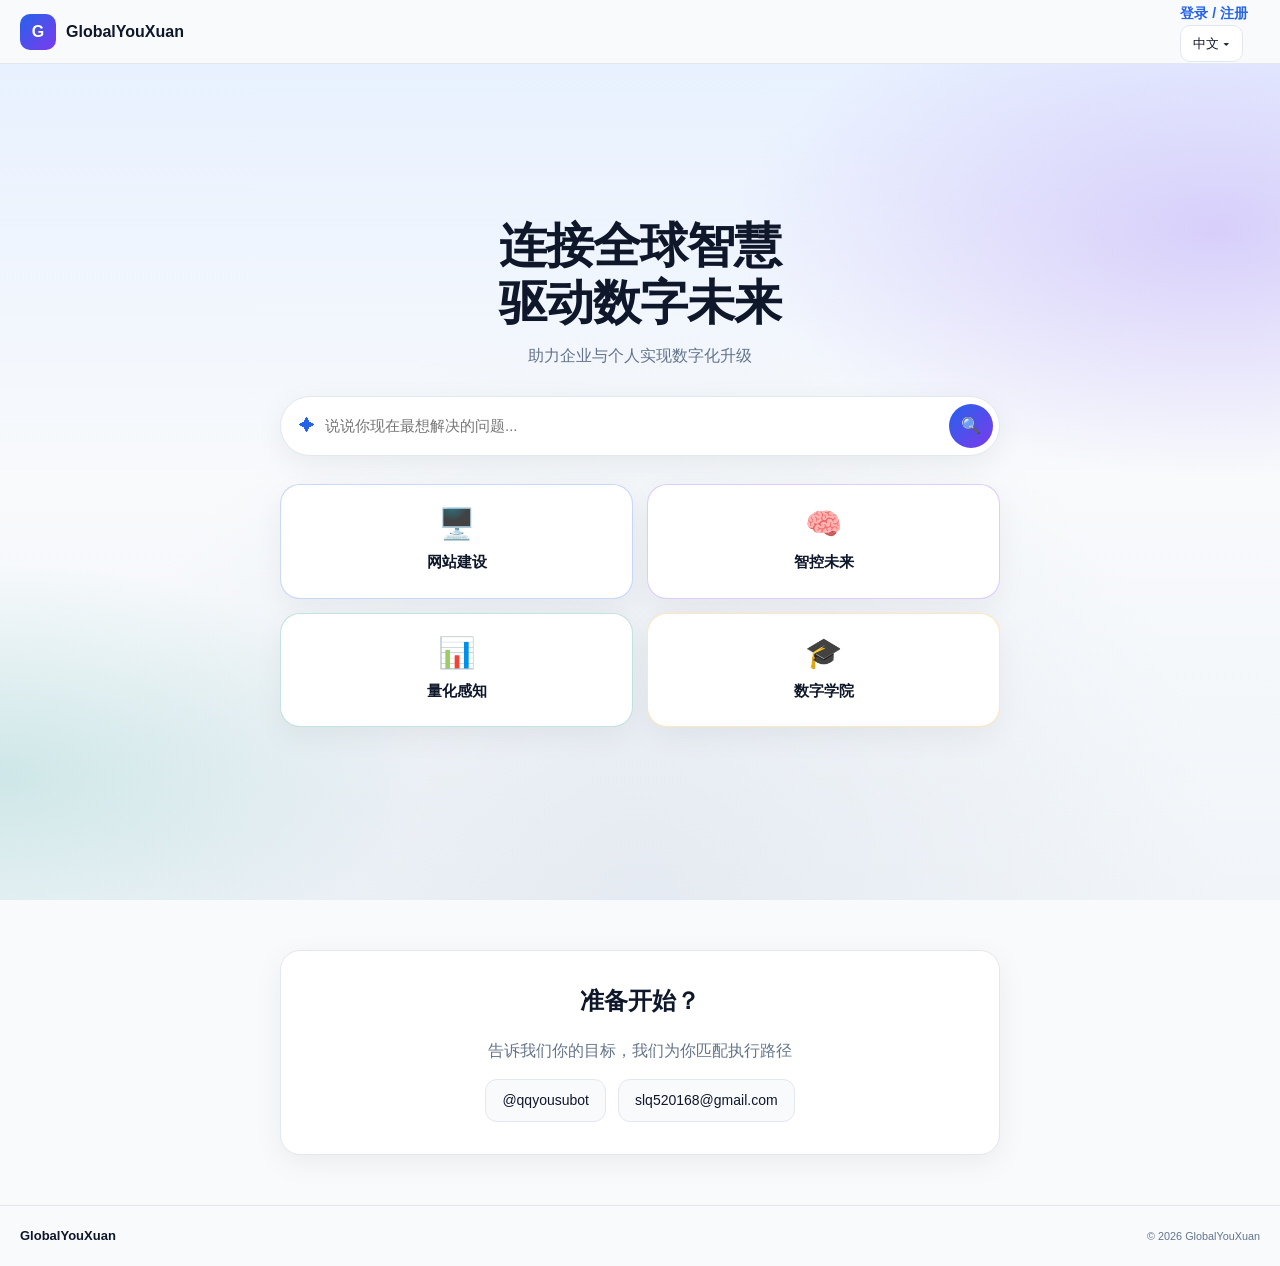
<file: index.html>
<!doctype html>
<html lang="zh-CN">
<head>
<meta charset="utf-8">
<meta name="viewport" content="width=device-width,initial-scale=1,viewport-fit=cover">
<meta name="theme-color" content="#f8fafc">
<title>GlobalYouXuan｜全球优选数字化平台</title>
<meta name="description" content="GlobalYouXuan 全球数字化解决方案平台">
<link rel="stylesheet" href="style.css">
<style>
.hero-content{width:min(100%,720px)}
#heroResult{margin-top:18px;text-align:left}
.qa-card{
  background:rgba(255,255,255,.92);
  border:1px solid var(--line);
  border-radius:18px;
  padding:18px 16px;
  box-shadow:0 10px 30px rgba(15,23,42,.06);
  animation:fadeUp .25s ease;
}
@media (prefers-color-scheme: dark){
  .qa-card{background:rgba(17,24,39,.92)}
}
@keyframes fadeUp{
  from{opacity:0;transform:translateY(8px)}
  to{opacity:1;transform:translateY(0)}
}
.qa-card h3{margin:0 0 14px;font-size:17px;line-height:1.4}
.qa-btn{
  width:100%;
  text-align:left;
  margin:0 0 10px;
  padding:14px 14px;
  border:1px solid var(--line);
  border-radius:14px;
  background:var(--bg);
  color:var(--text);
  cursor:pointer;
  font-size:15px;
  font-weight:600;
}
.qa-btn:active{transform:scale(.99)}
.qa-actions{display:flex;gap:8px;margin-top:8px}
.qa-mini{
  border:1px solid var(--line);
  background:transparent;
  color:var(--muted);
  border-radius:10px;
  padding:10px 12px;
  font-size:13px;
  cursor:pointer;
}
.plan-item{
  display:flex;justify-content:space-between;align-items:center;gap:10px;
  padding:12px 0;border-bottom:1px solid var(--line);
}
.plan-item a{
  padding:8px 12px;border-radius:10px;
  background:linear-gradient(135deg,var(--blue),var(--purple));
  color:#fff;font-size:12px;font-weight:700;text-decoration:none;
}
</style>
</head>
<body>
<header class="topbar">
  <a class="brand" href="#home">
    <span class="brand-mark">G</span>
    <span class="brand-name">GlobalYouXuan</span>
  </a>
  <div class="top-actions">
    <!-- 登录入口 -->
    <a href="login.html" class="login-link" style="margin-right:12px;font-size:14px;font-weight:600;color:var(--blue);text-decoration:none;">登录 / 注册</a>
    <div class="lang-select">
      <button id="langBtn" class="lang-btn">中文 ▾</button>
      <div class="lang-menu" id="langMenu">
        <button data-lang="zh">中文</button>
        <button data-lang="en">English</button>
        <button data-lang="km">ខ្មែរ</button>
      </div>
    </div>
  </div>
</header>

<main>
  <section class="hero" id="home">
    <div class="hero-bg"></div>
    <div class="hero-content">
      <h1 data-i18n="heroTitle">连接全球智慧<br>驱动数字未来</h1>
      <p data-i18n="heroSub">助力企业与个人实现数字化升级</p>

      <form class="search-box" id="mainSearch">
        <span class="search-icon">✦</span>
        <input id="mainSearchInput" data-i18n-placeholder="searchPlaceholder" placeholder="说说你现在最想解决的问题...">
        <button type="submit" aria-label="搜索">🔍</button>
      </form>

      <div id="heroResult"></div>

      <div class="entry-grid" id="entryGrid">
        <a class="entry-card c1" href="web.html"><div class="entry-icon">🖥️</div><h3 data-i18n="card1">网站建设</h3></a>
        <a class="entry-card c2" href="automation.html"><div class="entry-icon">🧠</div><h3 data-i18n="card2">智控未来</h3></a>
        <a class="entry-card c3" href="ai.html"><div class="entry-icon">📊</div><h3 data-i18n="card3">量化感知</h3></a>
        <a class="entry-card c4" href="digital.html"><div class="entry-icon">🎓</div><h3 data-i18n="card4">数字学院</h3></a>
      </div>
    </div>
  </section>

  <section class="contact-section" id="contact">
    <div class="section-inner contact-inner">
      <div>
        <h2 data-i18n="contactTitle">准备开始？</h2>
        <p data-i18n="contactSub">告诉我们你的目标，我们为你匹配执行路径</p>
        <div class="contact-ways">
          <a href="tg://resolve?domain=qqyousubot">@qqyousubot</a>
          <a href="mailto:slq520168@gmail.com">slq520168@gmail.com</a>
        </div>
      </div>
    </div>
  </section>
</main>

<footer>
  <div><b>GlobalYouXuan</b></div>
  <small>© 2026 GlobalYouXuan</small>
</footer>

<script src="app.js"></script>
</body>
</html>
</file>
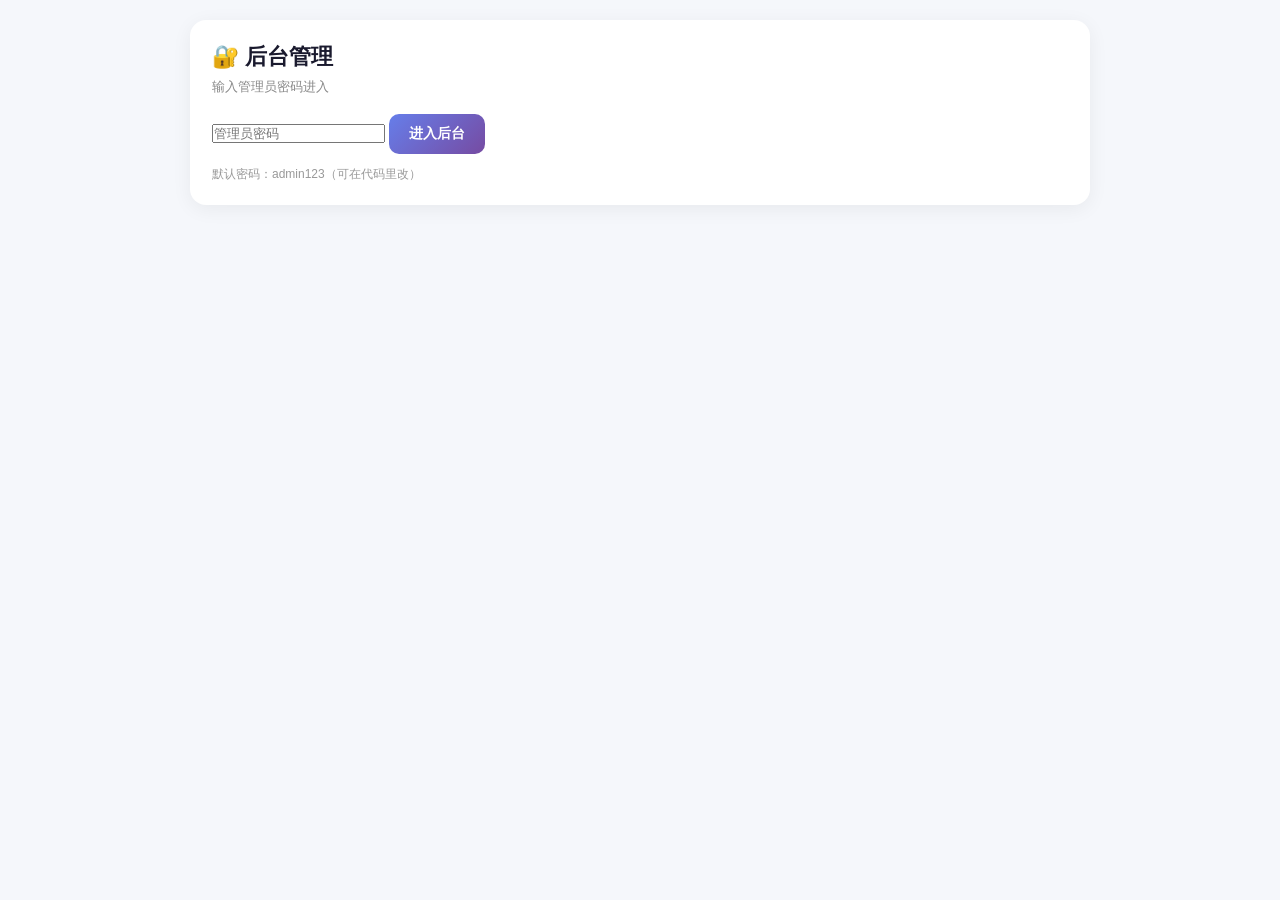
<file: admin.html>
<!DOCTYPE html>
<html lang="zh-CN">
<head>
<meta charset="UTF-8">
<meta name="viewport" content="width=device-width, initial-scale=1.0, viewport-fit=cover">
<title>后台管理 - GlobalYouXuan</title>
<style>
*{margin:0;padding:0;box-sizing:border-box}
body{font-family:-apple-system,"PingFang SC","Microsoft YaHei",sans-serif;background:#f5f7fb;padding:20px;color:#1a1a2e}
.container{max-width:900px;margin:0 auto}
.card{background:#fff;border-radius:16px;padding:22px;box-shadow:0 4px 20px rgba(0,0,0,.06);margin-bottom:18px}
h1{font-size:22px;margin-bottom:6px}
.sub{color:#888;font-size:13px;margin-bottom:18px}
.login-box input{width:100%;padding:12px 14px;border:2px solid #e8ecf1;border-radius:10px;margin-bottom:12px;font-size:15px}
.btn{padding:11px 20px;background:linear-gradient(135deg,#667eea,#764ba2);color:#fff;border:none;border-radius:10px;font-weight:600;cursor:pointer;font-size:14px}
.btn-sm{padding:7px 14px;font-size:13px}
.order-row{border:1px solid #eee;border-radius:12px;padding:14px;margin-bottom:10px}
.order-row .top{display:flex;justify-content:space-between;align-items:center;flex-wrap:wrap;gap:8px;margin-bottom:8px}
.order-row .meta{font-size:13px;color:#666;line-height:1.5}
.status{padding:3px 10px;border-radius:20px;font-size:12px;font-weight:600}
.status.pending{background:#fff3e0;color:#e65100}
.status.paid{background:#e8f5e9;color:#2e7d32}
.status.delivered{background:#e3f2fd;color:#1565c0}
input.inline{padding:8px 10px;border:1px solid #ddd;border-radius:8px;font-size:13px;width:100%;margin:4px 0}
.actions{display:flex;gap:8px;flex-wrap:wrap;margin-top:8px}
.hide{display:none}
</style>
</head>
<body>
<div class="container">
  <!-- 管理员登录 -->
  <div class="card" id="adminLogin">
    <h1>🔐 后台管理</h1>
    <p class="sub">输入管理员密码进入</p>
    <input type="password" id="adminPwd" placeholder="管理员密码">
    <button class="btn" onclick="checkAdmin()">进入后台</button>
    <p style="font-size:12px;color:#999;margin-top:12px">默认密码：admin123（可在代码里改）</p>
  </div>

  <!-- 后台内容 -->
  <div id="adminPanel" class="hide">
    <div class="card">
      <h1>📋 全部订单</h1>
      <p class="sub">实时从 Supabase 读取</p>
      <button class="btn btn-sm" onclick="loadAllOrders()">🔄 刷新</button>
      <button class="btn btn-sm" style="background:#888;margin-left:8px" onclick="logoutAdmin()">退出</button>
    </div>
    <div id="orderList"></div>
  </div>
</div>

<script>
const SUPABASE_URL = 'https://afzcohtnljnmucrkgcaz.supabase.co';
const SUPABASE_KEY = 'sb_publishable_EqF-kTNRsSZWhUE8LWB8DQ_UNkTjImv';
const ADMIN_PASSWORD = 'admin123';  // 自己改成复杂密码

function checkAdmin() {
  const pwd = document.getElementById('adminPwd').value;
  if (pwd === ADMIN_PASSWORD) {
    localStorage.setItem('gyx_admin', '1');
    document.getElementById('adminLogin').classList.add('hide');
    document.getElementById('adminPanel').classList.remove('hide');
    loadAllOrders();
  } else {
    alert('密码错误');
  }
}

function logoutAdmin() {
  localStorage.removeItem('gyx_admin');
  location.reload();
}

// 页面加载时检查是否已登录管理员
if (localStorage.getItem('gyx_admin') === '1') {
  document.getElementById('adminLogin').classList.add('hide');
  document.getElementById('adminPanel').classList.remove('hide');
  loadAllOrders();
}

async function loadAllOrders() {
  const list = document.getElementById('orderList');
  list.innerHTML = '<div class="card">加载中...</div>';

  try {
    // 注意：anon key 默认只能看自己的订单。
    // 如果这里读不到全部订单，需要你在 Supabase 再加一条 policy 或用 service_role key。
    const res = await fetch(SUPABASE_URL + '/rest/v1/orders?order=created_at.desc', {
      headers: {
        'apikey': SUPABASE_KEY,
        'Authorization': 'Bearer ' + SUPABASE_KEY
      }
    });
    const orders = await res.json();

    if (!orders || orders.length === 0) {
      list.innerHTML = '<div class="card">暂无订单</div>';
      return;
    }

    let html = '';
    orders.forEach(o => {
      html += `
      <div class="card order-row">
        <div class="top">
          <div>
            <b>${o.plan_name || '方案'}</b>
            <span style="margin-left:8px;color:#667eea;font-weight:700">${o.plan_price || ''}</span>
          </div>
          <span class="status ${o.status}">${o.status}</span>
        </div>
        <div class="meta">
          订单号：${o.order_no || o.id}<br>
          联系方式：${o.contact || '-'}<br>
          时间：${o.created_at ? new Date(o.created_at).toLocaleString() : '-'}
        </div>
        <div class="actions">
          <input class="inline" id="url_${o.id}" placeholder="填写交付链接" value="${o.download_url || ''}">
          <button class="btn btn-sm" onclick="updateOrder('${o.id}','paid')">标记已支付</button>
          <button class="btn btn-sm" onclick="updateOrder('${o.id}','delivered')">标记已交付</button>
          <button class="btn btn-sm" style="background:#2e7d32" onclick="saveDownload('${o.id}')">保存链接</button>
        </div>
      </div>`;
    });
    list.innerHTML = html;
  } catch (e) {
    list.innerHTML = '<div class="card">加载失败：' + e.message + '</div>';
  }
}

async function updateOrder(id, status) {
  try {
    const res = await fetch(SUPABASE_URL + '/rest/v1/orders?id=eq.' + id, {
      method: 'PATCH',
      headers: {
        'apikey': SUPABASE_KEY,
        'Authorization': 'Bearer ' + SUPABASE_KEY,
        'Content-Type': 'application/json',
        'Prefer': 'return=minimal'
      },
      body: JSON.stringify({ status })
    });
    if (res.ok) {
      alert('状态已更新');
      loadAllOrders();
    } else {
      alert('更新失败，可能需要 service_role 权限');
    }
  } catch (e) {
    alert('错误：' + e.message);
  }
}

async function saveDownload(id) {
  const url = document.getElementById('url_' + id).value.trim();
  if (!url) return alert('请填写链接');
  try {
    const res = await fetch(SUPABASE_URL + '/rest/v1/orders?id=eq.' + id, {
      method: 'PATCH',
      headers: {
        'apikey': SUPABASE_KEY,
        'Authorization': 'Bearer ' + SUPABASE_KEY,
        'Content-Type': 'application/json',
        'Prefer': 'return=minimal'
      },
      body: JSON.stringify({ download_url: url, status: 'delivered' })
    });
    if (res.ok) {
      alert('交付链接已保存');
      loadAllOrders();
    } else {
      alert('保存失败');
    }
  } catch (e) {
    alert('错误：' + e.message);
  }
}
</script>
</body>
</html>
</file>
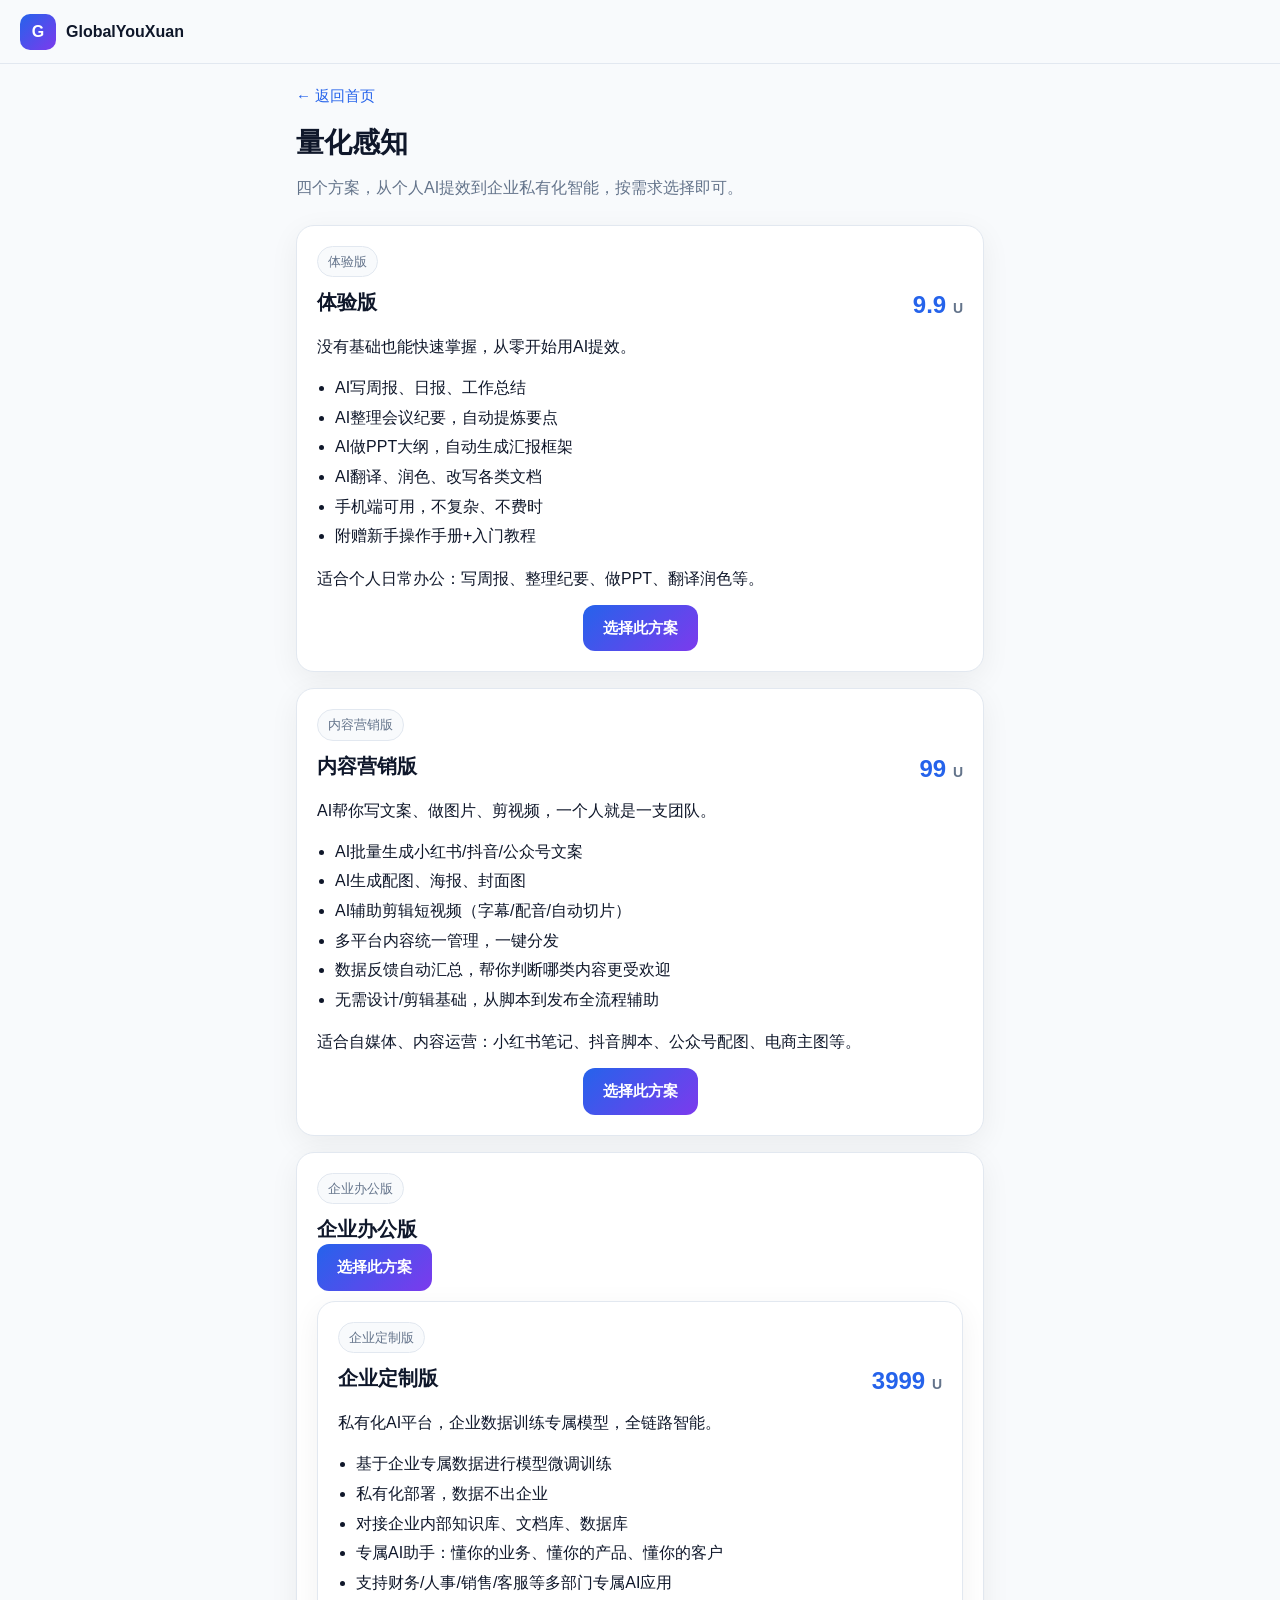
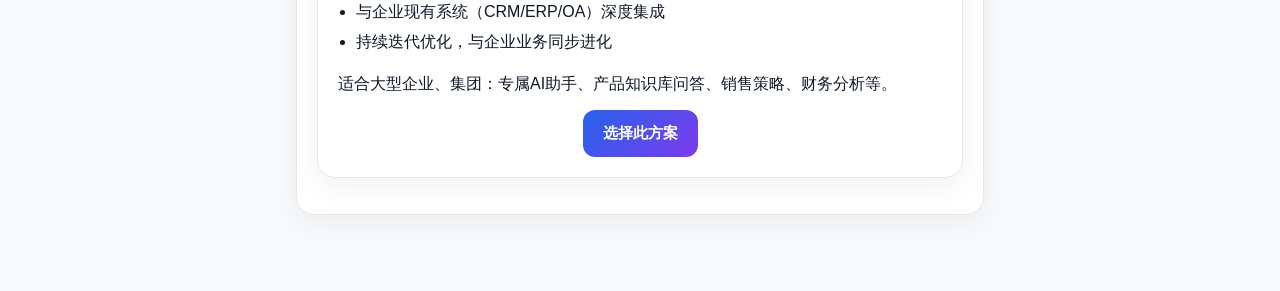
<file: ai.html>
<!doctype html>
<html lang="zh-CN">
<head>
<meta charset="utf-8">
<meta name="viewport" content="width=device-width,initial-scale=1,viewport-fit=cover">
<title>量化感知 - GlobalYouXuan</title>
<link rel="stylesheet" href="style.css">
<style>
.page{max-width:720px;margin:0 auto;padding:20px 16px 60px}
.back{display:inline-block;margin-bottom:14px;color:var(--blue);font-size:15px}
h1{font-size:28px;margin:0 0 10px}
.lead{color:var(--muted);font-size:16px;margin:0 0 24px;line-height:1.7}
.tier{background:var(--card);border:1px solid var(--line);border-radius:18px;padding:20px;margin-bottom:16px;box-shadow:var(--shadow)}
.tier-top{display:flex;justify-content:space-between;align-items:flex-start;gap:12px;margin-bottom:10px}
.tier h2{margin:0;font-size:20px}
.price{font-size:24px;font-weight:800;color:var(--blue);white-space:nowrap}
.price small{font-size:14px;font-weight:600;color:var(--muted)}
.tag{display:inline-block;font-size:13px;padding:5px 10px;border-radius:999px;background:var(--bg);border:1px solid var(--line);color:var(--muted);margin-bottom:10px}
.tier p{margin:0 0 12px;font-size:16px;line-height:1.75}
.tier ul{margin:0 0 14px;padding-left:18px;font-size:16px;line-height:1.85;color:var(--text)}
.btn-wrap{text-align:center}
.btn{display:inline-block;padding:12px 20px;border-radius:12px;font-size:15px;font-weight:700;background:linear-gradient(135deg,var(--blue),var(--purple));color:#fff;text-decoration:none}
</style>
</head>
<body>
<header class="topbar">
  <a class="brand" href="index.html"><span class="brand-mark">G</span><span class="brand-name">GlobalYouXuan</span></a>
</header>
<div class="page">
  <a class="back" href="index.html">← 返回首页</a>
  <h1>量化感知</h1>
  <p class="lead">四个方案，从个人AI提效到企业私有化智能，按需求选择即可。</p>

  <div class="tier">
    <div class="tag">体验版</div>
    <div class="tier-top">
      <h2>体验版</h2>
      <div class="price">9.9 <small>U</small></div>
    </div>
    <p>没有基础也能快速掌握，从零开始用AI提效。</p>
    <ul>
      <li>AI写周报、日报、工作总结</li>
      <li>AI整理会议纪要，自动提炼要点</li>
      <li>AI做PPT大纲，自动生成汇报框架</li>
      <li>AI翻译、润色、改写各类文档</li>
      <li>手机端可用，不复杂、不费时</li>
      <li>附赠新手操作手册+入门教程</li>
    </ul>
    <p>适合个人日常办公：写周报、整理纪要、做PPT、翻译润色等。</p>
    <div class="btn-wrap"><a class="btn" href="order.html?name=体验版&price=9.9U">选择此方案</a></div>
  </div>

  <div class="tier">
    <div class="tag">内容营销版</div>
    <div class="tier-top">
      <h2>内容营销版</h2>
      <div class="price">99 <small>U</small></div>
    </div>
    <p>AI帮你写文案、做图片、剪视频，一个人就是一支团队。</p>
    <ul>
      <li>AI批量生成小红书/抖音/公众号文案</li>
      <li>AI生成配图、海报、封面图</li>
      <li>AI辅助剪辑短视频（字幕/配音/自动切片）</li>
      <li>多平台内容统一管理，一键分发</li>
      <li>数据反馈自动汇总，帮你判断哪类内容更受欢迎</li>
      <li>无需设计/剪辑基础，从脚本到发布全流程辅助</li>
    </ul>
    <p>适合自媒体、内容运营：小红书笔记、抖音脚本、公众号配图、电商主图等。</p>
    <div class="btn-wrap"><a class="btn" href="order.html?name=内容营销版&price=99U">选择此方案</a></div>
  </div>

  <div class="tier">
    <div class="tag">企业办公版</div>
    <div class="tier-top">
      <h2>企业办公版    <div class="btn-wrap"><a class="btn" href="order.html?name=企业办公版&price=999U">选择此方案</a></div>
  </div>

  <div class="tier">
    <div class="tag">企业定制版</div>
    <div class="tier-top">
      <h2>企业定制版</h2>
      <div class="price">3999 <small>U</small></div>
    </div>
    <p>私有化AI平台，企业数据训练专属模型，全链路智能。</p>
    <ul>
      <li>基于企业专属数据进行模型微调训练</li>
      <li>私有化部署，数据不出企业</li>
      <li>对接企业内部知识库、文档库、数据库</li>
      <li>专属AI助手：懂你的业务、懂你的产品、懂你的客户</li>
      <li>支持财务/人事/销售/客服等多部门专属AI应用</li>
      <li>与企业现有系统（CRM/ERP/OA）深度集成</li>
      <li>持续迭代优化，与企业业务同步进化</li>
    </ul>
    <p>适合大型企业、集团：专属AI助手、产品知识库问答、销售策略、财务分析等。</p>
    <div class="btn-wrap"><a class="btn" href="order.html?name=企业定制版&price=3999U">选择此方案</a></div>
  </div>
</div>
</body>
</html>
</file>
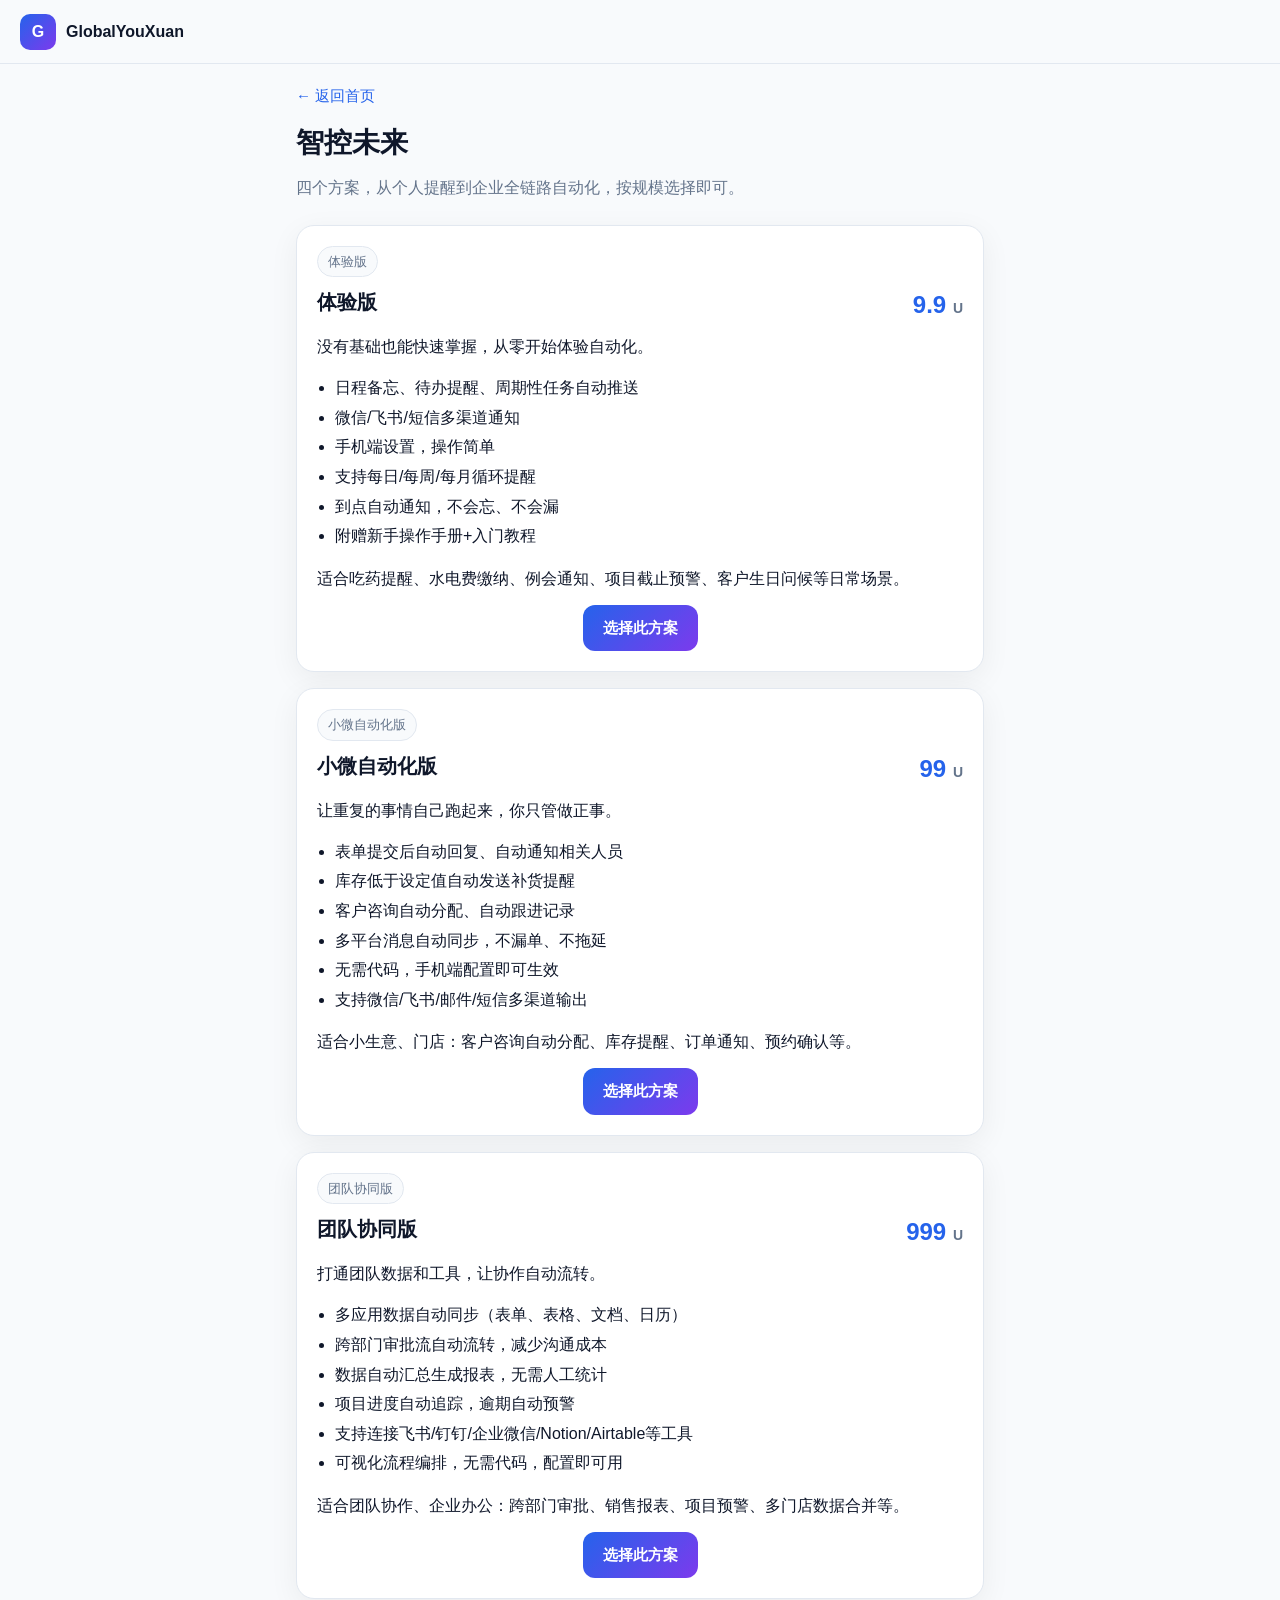
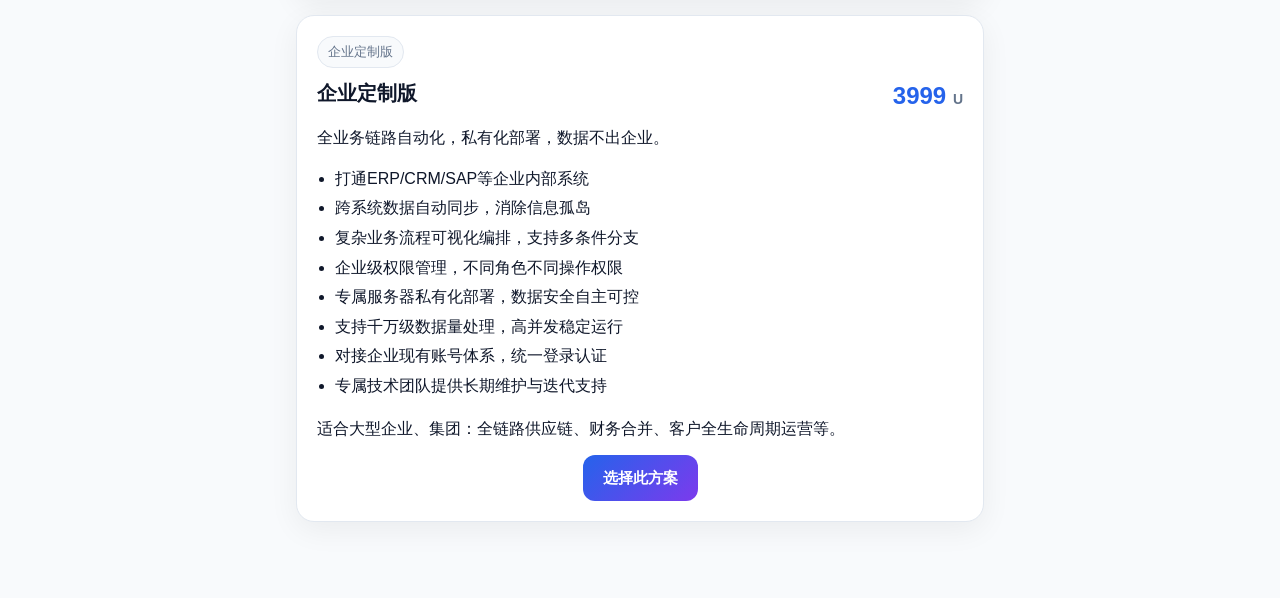
<file: automation.html>
<!doctype html>
<html lang="zh-CN">
<head>
<meta charset="utf-8">
<meta name="viewport" content="width=device-width,initial-scale=1,viewport-fit=cover">
<title>智控未来 - GlobalYouXuan</title>
<link rel="stylesheet" href="style.css">
<style>
.page{max-width:720px;margin:0 auto;padding:20px 16px 60px}
.back{display:inline-block;margin-bottom:14px;color:var(--blue);font-size:15px}
h1{font-size:28px;margin:0 0 10px}
.lead{color:var(--muted);font-size:16px;margin:0 0 24px;line-height:1.7}
.tier{background:var(--card);border:1px solid var(--line);border-radius:18px;padding:20px;margin-bottom:16px;box-shadow:var(--shadow)}
.tier-top{display:flex;justify-content:space-between;align-items:flex-start;gap:12px;margin-bottom:10px}
.tier h2{margin:0;font-size:20px}
.price{font-size:24px;font-weight:800;color:var(--blue);white-space:nowrap}
.price small{font-size:14px;font-weight:600;color:var(--muted)}
.tag{display:inline-block;font-size:13px;padding:5px 10px;border-radius:999px;background:var(--bg);border:1px solid var(--line);color:var(--muted);margin-bottom:10px}
.tier p{margin:0 0 12px;font-size:16px;line-height:1.75}
.tier ul{margin:0 0 14px;padding-left:18px;font-size:16px;line-height:1.85;color:var(--text)}
.btn-wrap{text-align:center}
.btn{display:inline-block;padding:12px 20px;border-radius:12px;font-size:15px;font-weight:700;background:linear-gradient(135deg,var(--blue),var(--purple));color:#fff;text-decoration:none}
</style>
</head>
<body>
<header class="topbar">
  <a class="brand" href="index.html"><span class="brand-mark">G</span><span class="brand-name">GlobalYouXuan</span></a>
</header>
<div class="page">
  <a class="back" href="index.html">← 返回首页</a>
  <h1>智控未来</h1>
  <p class="lead">四个方案，从个人提醒到企业全链路自动化，按规模选择即可。</p>

  <div class="tier">
    <div class="tag">体验版</div>
    <div class="tier-top">
      <h2>体验版</h2>
      <div class="price">9.9 <small>U</small></div>
    </div>
    <p>没有基础也能快速掌握，从零开始体验自动化。</p>
    <ul>
      <li>日程备忘、待办提醒、周期性任务自动推送</li>
      <li>微信/飞书/短信多渠道通知</li>
      <li>手机端设置，操作简单</li>
      <li>支持每日/每周/每月循环提醒</li>
      <li>到点自动通知，不会忘、不会漏</li>
      <li>附赠新手操作手册+入门教程</li>
    </ul>
    <p>适合吃药提醒、水电费缴纳、例会通知、项目截止预警、客户生日问候等日常场景。</p>
    <div class="btn-wrap"><a class="btn" href="order.html?name=体验版&price=9.9U">选择此方案</a></div>
  </div>

  <div class="tier">
    <div class="tag">小微自动化版</div>
    <div class="tier-top">
      <h2>小微自动化版</h2>
      <div class="price">99 <small>U</small></div>
    </div>
    <p>让重复的事情自己跑起来，你只管做正事。</p>
    <ul>
      <li>表单提交后自动回复、自动通知相关人员</li>
      <li>库存低于设定值自动发送补货提醒</li>
      <li>客户咨询自动分配、自动跟进记录</li>
      <li>多平台消息自动同步，不漏单、不拖延</li>
      <li>无需代码，手机端配置即可生效</li>
      <li>支持微信/飞书/邮件/短信多渠道输出</li>
    </ul>
    <p>适合小生意、门店：客户咨询自动分配、库存提醒、订单通知、预约确认等。</p>
    <div class="btn-wrap"><a class="btn" href="order.html?name=小微自动化版&price=99U">选择此方案</a></div>
  </div>

  <div class="tier">
    <div class="tag">团队协同版</div>
    <div class="tier-top">
      <h2>团队协同版</h2>
      <div class="price">999 <small>U</small></div>
    </div>
    <p>打通团队数据和工具，让协作自动流转。</p>
    <ul>
      <li>多应用数据自动同步（表单、表格、文档、日历）</li>
      <li>跨部门审批流自动流转，减少沟通成本</li>
      <li>数据自动汇总生成报表，无需人工统计</li>
      <li>项目进度自动追踪，逾期自动预警</li>
      <li>支持连接飞书/钉钉/企业微信/Notion/Airtable等工具</li>
      <li>可视化流程编排，无需代码，配置即可用</li>
    </ul>
    <p>适合团队协作、企业办公：跨部门审批、销售报表、项目预警、多门店数据合并等。</p>
    <div class="btn-wrap"><a class="btn" href="order.html?name=团队协同版&price=999U">选择此方案</a></div>
  </div>

  <div class="tier">
    <div class="tag">企业定制版</div>
    <div class="tier-top">
      <h2>企业定制版</h2>
      <div class="price">3999 <small>U</small></div>
    </div>
    <p>全业务链路自动化，私有化部署，数据不出企业。</p>
    <ul>
      <li>打通ERP/CRM/SAP等企业内部系统</li>
      <li>跨系统数据自动同步，消除信息孤岛</li>
      <li>复杂业务流程可视化编排，支持多条件分支</li>
      <li>企业级权限管理，不同角色不同操作权限</li>
      <li>专属服务器私有化部署，数据安全自主可控</li>
      <li>支持千万级数据量处理，高并发稳定运行</li>
      <li>对接企业现有账号体系，统一登录认证</li>
      <li>专属技术团队提供长期维护与迭代支持</li>
    </ul>
       <p>适合大型企业、集团：全链路供应链、财务合并、客户全生命周期运营等。</p>
    <div class="btn-wrap"><a class="btn" href="order.html?name=企业定制版&price=3999U">选择此方案</a></div>
  </div>
</div>
</body>
</html>
</file>
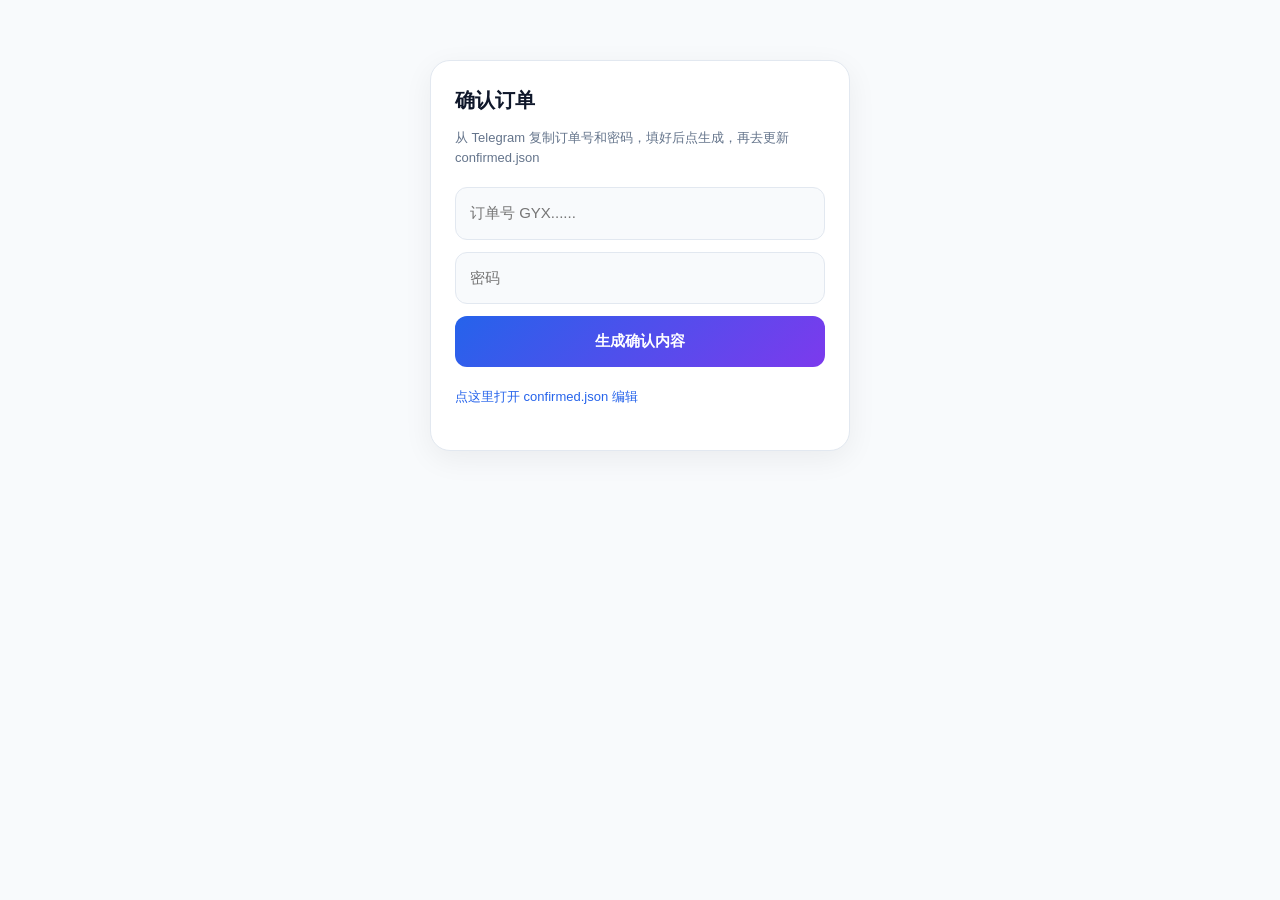
<file: confirm.html>
<!doctype html>
<html lang="zh-CN">
<head>
<meta charset="utf-8">
<meta name="viewport" content="width=device-width,initial-scale=1">
<title>确认订单</title>
<link rel="stylesheet" href="style.css">
<style>
body{padding:20px}
.box{max-width:420px;margin:40px auto;background:var(--card);border:1px solid var(--line);border-radius:20px;padding:24px;box-shadow:var(--shadow)}
h1{font-size:20px;margin:0 0 8px}
.tip{font-size:13px;color:var(--muted);margin-bottom:20px;line-height:1.5}
input{width:100%;padding:14px;border:1px solid var(--line);border-radius:12px;background:var(--bg);color:var(--text);margin-bottom:12px;font-size:15px}
button{width:100%;padding:14px;border:0;border-radius:12px;background:linear-gradient(135deg,var(--blue),var(--purple));color:#fff;font-weight:700;font-size:15px}
.out{margin-top:16px;padding:14px;background:var(--bg);border-radius:12px;font-size:13px;word-break:break-all;display:none;line-height:1.6}
a{color:var(--blue)}
</style>
</head>
<body>
<div class="box">
  <h1>确认订单</h1>
  <p class="tip">从 Telegram 复制订单号和密码，填好后点生成，再去更新 confirmed.json</p>
  
  <input id="id" placeholder="订单号 GYX......">
  <input id="pwd" placeholder="密码">
  <button onclick="go()">生成确认内容</button>
  
  <div class="out" id="out"></div>
  
  <p class="tip" style="margin-top:20px">
    <a href="https://github.com/slq520168-creator/globalyouxuan/edit/main/confirmed.json">点这里打开 confirmed.json 编辑</a>
  </p>
</div>
<script>
function go(){
  const id = document.getElementById('id').value.trim();
  const pwd = document.getElementById('pwd').value.trim();
  const out = document.getElementById('out');
  if(!id || !pwd){
    out.style.display = 'block';
    out.textContent = '请填写完整';
    return;
  }
  out.style.display = 'block';
  out.innerHTML = `复制下面全部内容，粘贴到 confirmed.json 后提交：<br><br><b>[ {"id":"${id}","pwd":"${pwd}"} ]</b>`;
}
</script>
</body>
</html>
</file>
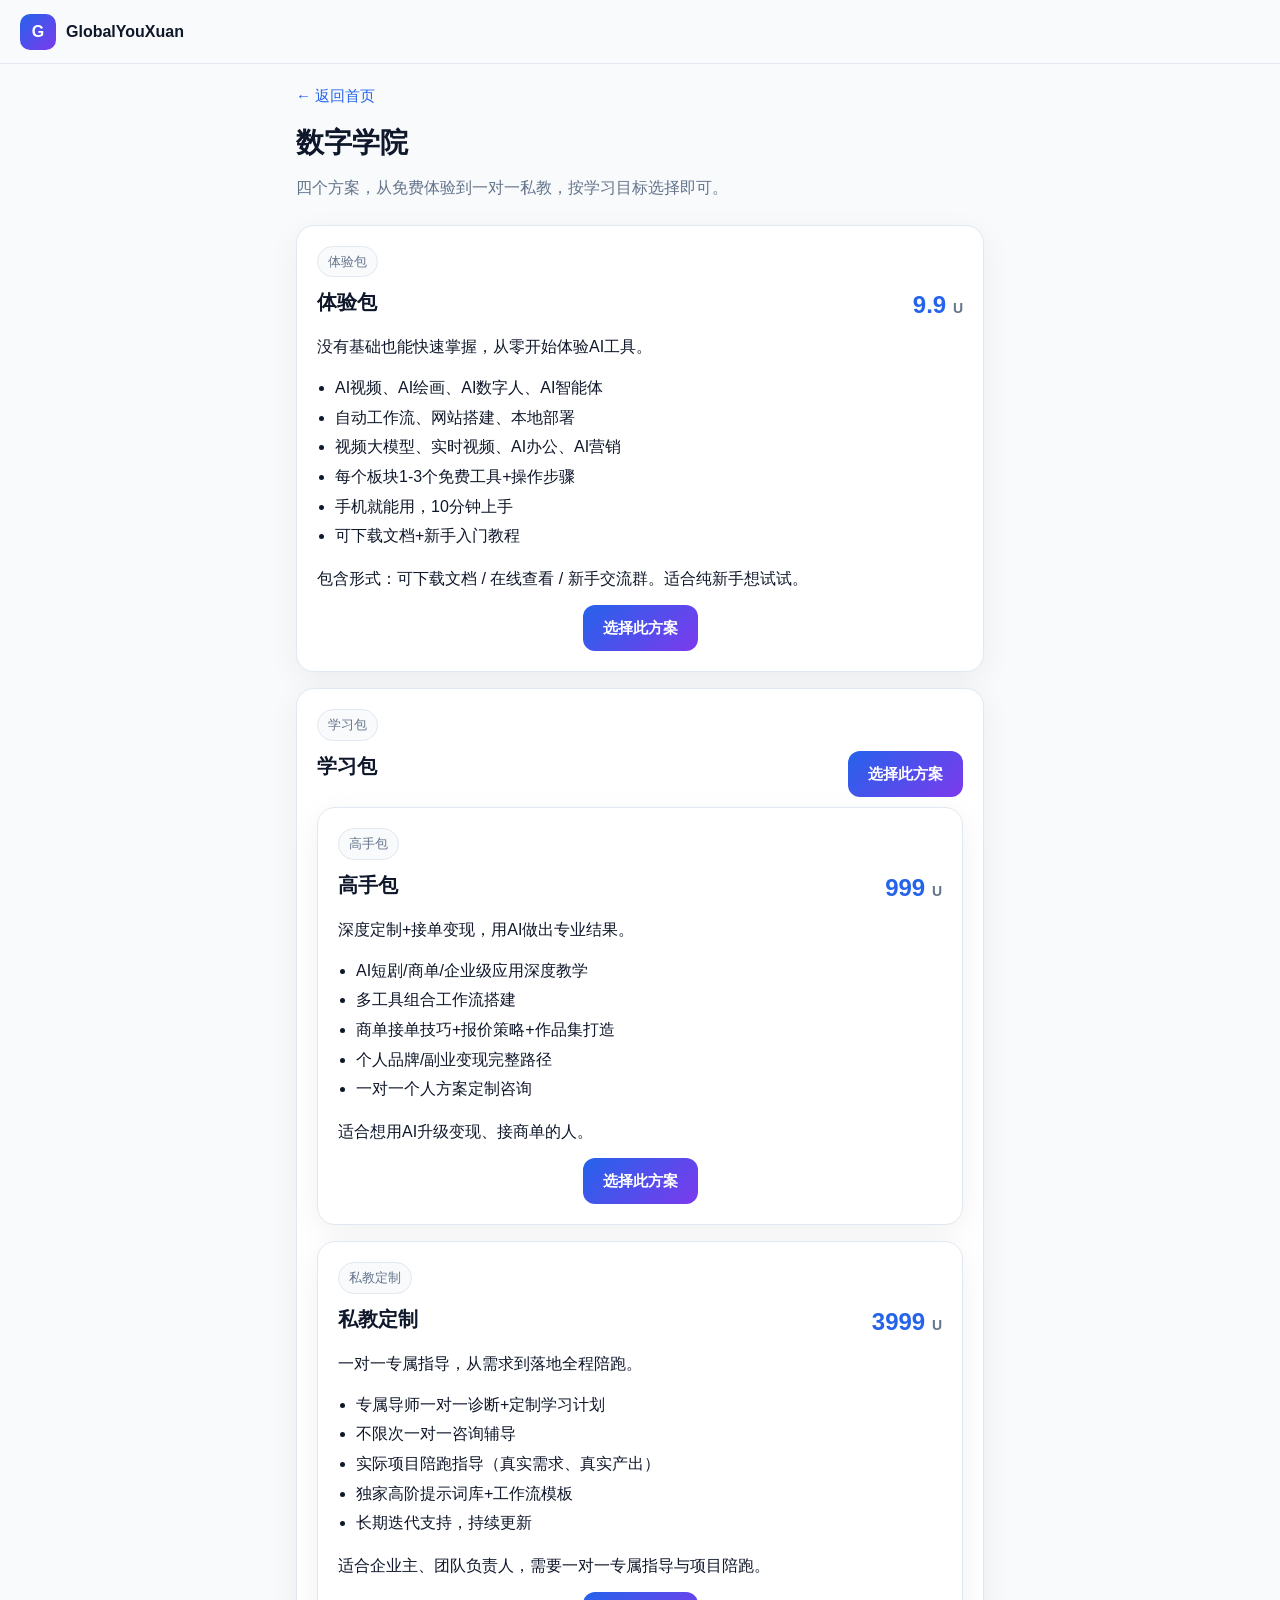
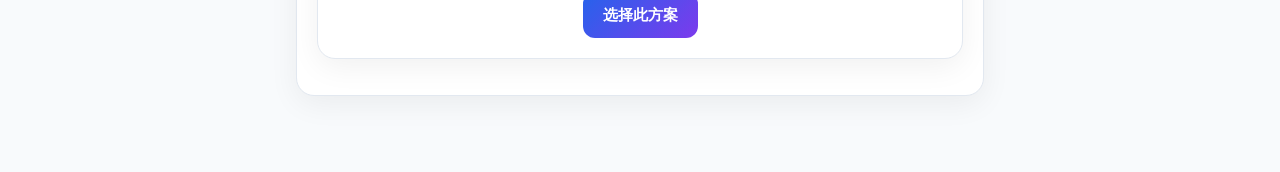
<file: digital.html>
<!doctype html>
<html lang="zh-CN">
<head>
<meta charset="utf-8">
<meta name="viewport" content="width=device-width,initial-scale=1,viewport-fit=cover">
<title>数字学院 - GlobalYouXuan</title>
<link rel="stylesheet" href="style.css">
<style>
.page{max-width:720px;margin:0 auto;padding:20px 16px 60px}
.back{display:inline-block;margin-bottom:14px;color:var(--blue);font-size:15px}
h1{font-size:28px;margin:0 0 10px}
.lead{color:var(--muted);font-size:16px;margin:0 0 24px;line-height:1.7}
.tier{background:var(--card);border:1px solid var(--line);border-radius:18px;padding:20px;margin-bottom:16px;box-shadow:var(--shadow)}
.tier-top{display:flex;justify-content:space-between;align-items:flex-start;gap:12px;margin-bottom:10px}
.tier h2{margin:0;font-size:20px}
.price{font-size:24px;font-weight:800;color:var(--blue);white-space:nowrap}
.price small{font-size:14px;font-weight:600;color:var(--muted)}
.tag{display:inline-block;font-size:13px;padding:5px 10px;border-radius:999px;background:var(--bg);border:1px solid var(--line);color:var(--muted);margin-bottom:10px}
.tier p{margin:0 0 12px;font-size:16px;line-height:1.75}
.tier ul{margin:0 0 14px;padding-left:18px;font-size:16px;line-height:1.85;color:var(--text)}
.btn-wrap{text-align:center}
.btn{display:inline-block;padding:12px 20px;border-radius:12px;font-size:15px;font-weight:700;background:linear-gradient(135deg,var(--blue),var(--purple));color:#fff;text-decoration:none}
</style>
</head>
<body>
<header class="topbar">
  <a class="brand" href="index.html"><span class="brand-mark">G</span><span class="brand-name">GlobalYouXuan</span></a>
</header>
<div class="page">
  <a class="back" href="index.html">← 返回首页</a>
  <h1>数字学院</h1>
  <p class="lead">四个方案，从免费体验到一对一私教，按学习目标选择即可。</p>

  <div class="tier">
    <div class="tag">体验包</div>
    <div class="tier-top">
      <h2>体验包</h2>
      <div class="price">9.9 <small>U</small></div>
    </div>
    <p>没有基础也能快速掌握，从零开始体验AI工具。</p>
    <ul>
      <li>AI视频、AI绘画、AI数字人、AI智能体</li>
      <li>自动工作流、网站搭建、本地部署</li>
      <li>视频大模型、实时视频、AI办公、AI营销</li>
      <li>每个板块1-3个免费工具+操作步骤</li>
      <li>手机就能用，10分钟上手</li>
      <li>可下载文档+新手入门教程</li>
    </ul>
    <p>包含形式：可下载文档 / 在线查看 / 新手交流群。适合纯新手想试试。</p>
    <div class="btn-wrap"><a class="btn" href="order.html?name=体验包&price=9.9U">选择此方案</a></div>
  </div>

  <div class="tier">
    <div class="tag">学习包</div>
    <div class="tier-top">
      <h2>学习包</h2>
      <div class="btn-wrap"><a class="btn" href="order.html?name=学习包&price=99U">选择此方案</a></div>
  </div>

  <div class="tier">
    <div class="tag">高手包</div>
    <div class="tier-top">
      <h2>高手包</h2>
      <div class="price">999 <small>U</small></div>
    </div>
    <p>深度定制+接单变现，用AI做出专业结果。</p>
    <ul>
      <li>AI短剧/商单/企业级应用深度教学</li>
      <li>多工具组合工作流搭建</li>
      <li>商单接单技巧+报价策略+作品集打造</li>
      <li>个人品牌/副业变现完整路径</li>
      <li>一对一个人方案定制咨询</li>
    </ul>
    <p>适合想用AI升级变现、接商单的人。</p>
    <div class="btn-wrap"><a class="btn" href="order.html?name=高手包&price=999U">选择此方案</a></div>
  </div>

  <div class="tier">
    <div class="tag">私教定制</div>
    <div class="tier-top">
      <h2>私教定制</h2>
      <div class="price">3999 <small>U</small></div>
    </div>
    <p>一对一专属指导，从需求到落地全程陪跑。</p>
    <ul>
      <li>专属导师一对一诊断+定制学习计划</li>
      <li>不限次一对一咨询辅导</li>
      <li>实际项目陪跑指导（真实需求、真实产出）</li>
      <li>独家高阶提示词库+工作流模板</li>
      <li>长期迭代支持，持续更新</li>
    </ul>
    <p>适合企业主、团队负责人，需要一对一专属指导与项目陪跑。</p>
    <div class="btn-wrap"><a class="btn" href="order.html?name=私教定制&price=3999U">选择此方案</a></div>
  </div>
</div>
</body>
</html>
</file>
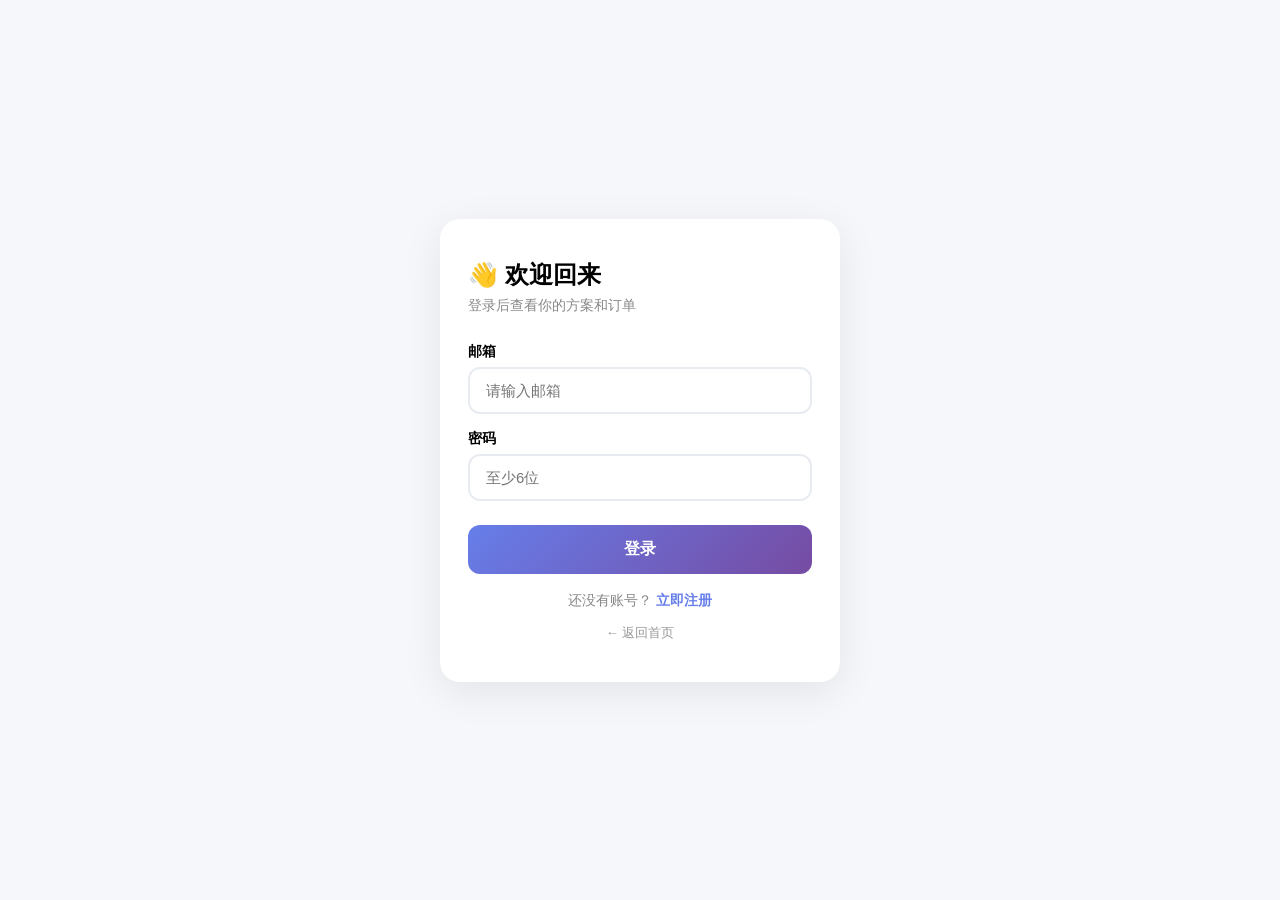
<file: login.html>
<!DOCTYPE html>
<html lang="zh-CN">
<head>
<meta charset="UTF-8">
<meta name="viewport" content="width=device-width, initial-scale=1.0, viewport-fit=cover">
<title>登录 - GlobalYouXuan</title>
<style>
*{margin:0;padding:0;box-sizing:border-box}
body{font-family:-apple-system,"PingFang SC","Microsoft YaHei",sans-serif;background:#f5f7fb;display:flex;justify-content:center;align-items:center;min-height:100vh;padding:20px}
.login-box{background:#fff;border-radius:20px;padding:40px 28px;max-width:400px;width:100%;box-shadow:0 10px 40px rgba(0,0,0,.08)}
.login-box h1{font-size:24px;margin-bottom:6px}
.login-box .sub{color:#888;font-size:14px;margin-bottom:28px}
.form-group{margin-bottom:16px}
.form-group label{display:block;font-size:14px;font-weight:600;margin-bottom:6px}
.form-group input{width:100%;padding:13px 16px;border:2px solid #e8ecf1;border-radius:12px;font-size:15px;outline:none}
.form-group input:focus{border-color:#667eea}
.btn-primary{width:100%;padding:14px;background:linear-gradient(135deg,#667eea,#764ba2);color:#fff;border:none;border-radius:12px;font-size:16px;font-weight:600;cursor:pointer;margin-top:8px}
.btn-primary:disabled{opacity:.6}
.error-msg,.success-msg{font-size:13px;margin-top:10px;display:none;text-align:center}
.error-msg{color:#d32f2f}
.success-msg{color:#2e7d32}
.toggle-link{text-align:center;margin-top:18px;font-size:14px;color:#888}
.toggle-link a{color:#667eea;text-decoration:none;font-weight:600}
.back-link{display:block;text-align:center;margin-top:14px;font-size:13px;color:#999;text-decoration:none}
</style>
</head>
<body>
<div class="login-box">
  <h1 id="formTitle">👋 欢迎回来</h1>
  <p class="sub" id="formSub">登录后查看你的方案和订单</p>
  <form id="authForm">
    <div class="form-group" id="nameGroup" style="display:none">
      <label>昵称</label>
      <input type="text" id="fullName" placeholder="你的昵称">
    </div>
    <div class="form-group">
      <label>邮箱</label>
      <input type="email" id="email" placeholder="请输入邮箱" required>
    </div>
    <div class="form-group">
      <label>密码</label>
      <input type="password" id="password" placeholder="至少6位" required minlength="6">
    </div>
    <div id="errorMsg" class="error-msg"></div>
    <div id="successMsg" class="success-msg"></div>
    <button type="submit" class="btn-primary" id="submitBtn">登录</button>
  </form>
  <div class="toggle-link">
    <span id="toggleText">还没有账号？</span>
    <a href="#" id="toggleLink">立即注册</a>
  </div>
  <a href="index.html" class="back-link">← 返回首页</a>
</div>

<script>
const SUPABASE_URL = 'https://afzcohtnljnmucrkgcaz.supabase.co';
const SUPABASE_KEY = 'sb_publishable_EqF-kTNRsSZWhUE8LWB8DQ_UNkTjImv';

const form = document.getElementById('authForm');
const emailInput = document.getElementById('email');
const passwordInput = document.getElementById('password');
const fullNameInput = document.getElementById('fullName');
const nameGroup = document.getElementById('nameGroup');
const submitBtn = document.getElementById('submitBtn');
const errorMsg = document.getElementById('errorMsg');
const successMsg = document.getElementById('successMsg');
const toggleLink = document.getElementById('toggleLink');
const toggleText = document.getElementById('toggleText');
const formTitle = document.getElementById('formTitle');
const formSub = document.getElementById('formSub');

let isLoginMode = true;

function showError(msg) {
  errorMsg.textContent = msg;
  errorMsg.style.display = 'block';
  successMsg.style.display = 'none';
}
function showSuccess(msg) {
  successMsg.textContent = msg;
  successMsg.style.display = 'block';
  errorMsg.style.display = 'none';
}

function toggleMode() {
  isLoginMode = !isLoginMode;
  if (isLoginMode) {
    formTitle.textContent = '👋 欢迎回来';
    formSub.textContent = '登录后查看你的方案和订单';
    submitBtn.textContent = '登录';
    toggleText.textContent = '还没有账号？';
    toggleLink.textContent = '立即注册';
    nameGroup.style.display = 'none';
  } else {
    formTitle.textContent = '✨ 注册新账号';
    formSub.textContent = '注册后即可购买方案，开始赚钱';
    submitBtn.textContent = '注册';
    toggleText.textContent = '已有账号？';
    toggleLink.textContent = '去登录';
    nameGroup.style.display = 'block';
  }
  errorMsg.style.display = 'none';
  successMsg.style.display = 'none';
}

toggleLink.addEventListener('click', e => {
  e.preventDefault();
  toggleMode();
});

form.addEventListener('submit', async e => {
  e.preventDefault();
  const email = emailInput.value.trim();
  const password = passwordInput.value;
  const fullName = fullNameInput.value.trim();

  errorMsg.style.display = 'none';
  successMsg.style.display = 'none';
  submitBtn.disabled = true;
  submitBtn.textContent = isLoginMode ? '登录中...' : '注册中...';

  try {
    let data;
    if (isLoginMode) {
      // 登录
      const res = await fetch(SUPABASE_URL + '/auth/v1/token?grant_type=password', {
        method: 'POST',
        headers: {
          'Content-Type': 'application/json',
          'apikey': SUPABASE_KEY
        },
        body: JSON.stringify({ email, password })
      });
      data = await res.json();
      if (!res.ok) throw new Error(data.error_description || data.msg || data.message || '登录失败');
    } else {
      // 注册
      if (!fullName) throw new Error('请输入昵称');
      const res = await fetch(SUPABASE_URL + '/auth/v1/signup', {
        method: 'POST',
        headers: {
          'Content-Type': 'application/json',
          'apikey': SUPABASE_KEY
        },
        body: JSON.stringify({
          email,
          password,
          data: { full_name: fullName }
        })
      });
      data = await res.json();
      if (!res.ok) throw new Error(data.error_description || data.msg || data.message || '注册失败');
    }

    // 保存 session
    localStorage.setItem('supabase_session', JSON.stringify({
      user: data.user || data,
      access_token: data.access_token,
      refresh_token: data.refresh_token
    }));

    showSuccess(isLoginMode ? '✅ 登录成功，正在跳转...' : '✅ 注册成功，正在跳转...');
    setTimeout(() => location.href = 'member.html', 900);

  } catch (err) {
    showError(err.message || '网络错误，请重试');
    submitBtn.disabled = false;
    submitBtn.textContent = isLoginMode ? '登录' : '注册';
  }
});
</script>
</body>
</html>
</file>
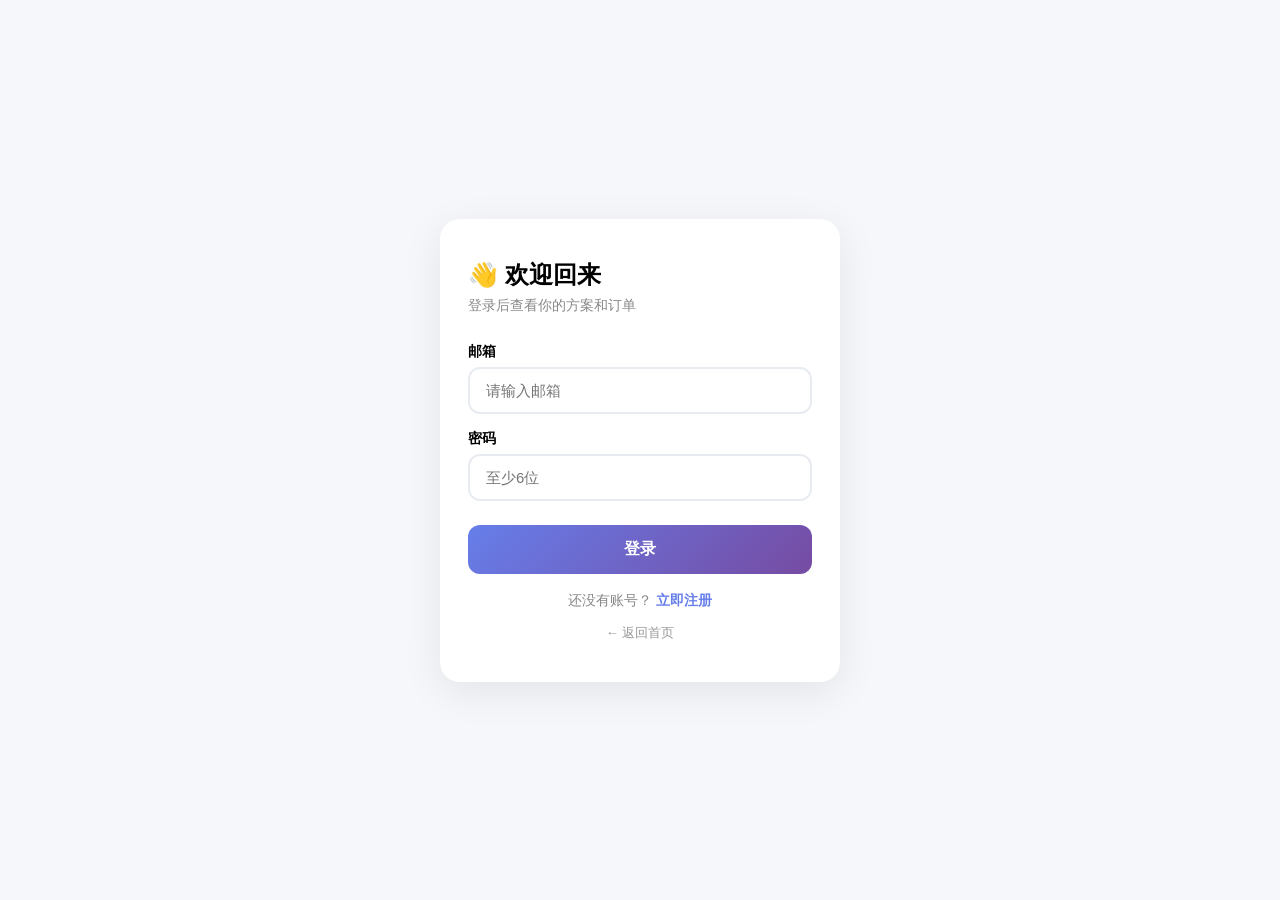
<file: member.html>
<!DOCTYPE html>
<html lang="zh-CN">
<head>
<meta charset="UTF-8">
<meta name="viewport" content="width=device-width, initial-scale=1.0, viewport-fit=cover">
<title>会员中心 - GlobalYouXuan</title>
<style>
*{margin:0;padding:0;box-sizing:border-box}
body{font-family:-apple-system,"PingFang SC","Microsoft YaHei",sans-serif;background:#f5f7fb;color:#1a1a2e;padding:20px}
.container{max-width:800px;margin:0 auto}
.card{background:#fff;border-radius:16px;padding:24px;box-shadow:0 4px 20px rgba(0,0,0,.06);margin-bottom:18px}
.card h2{font-size:18px;margin-bottom:16px;display:flex;align-items:center;gap:10px}
.card h2 .badge{font-size:12px;background:#667eea;color:#fff;padding:3px 12px;border-radius:20px}
.user-info{display:flex;align-items:center;gap:14px;padding:12px 0;border-bottom:1px solid #f0f2f7}
.user-avatar{width:52px;height:52px;border-radius:50%;background:linear-gradient(135deg,#667eea,#764ba2);color:#fff;display:flex;align-items:center;justify-content:center;font-size:22px;font-weight:600}
.user-detail .name{font-size:17px;font-weight:600}
.user-detail .email{font-size:13px;color:#888;margin-top:2px}
.order-item{padding:14px 0;border-bottom:1px solid #f0f2f7;display:flex;justify-content:space-between;align-items:center;flex-wrap:wrap;gap:10px}
.order-item:last-child{border-bottom:none}
.order-item .title{font-weight:600;font-size:15px}
.order-item .time{font-size:12px;color:#999;margin-top:2px}
.order-item .status{font-size:13px;padding:4px 12px;border-radius:20px;background:#e8f5e9;color:#2e7d32}
.order-item .status.pending{background:#fff3e0;color:#e65100}
.download-link{font-size:13px;color:#667eea;text-decoration:none;font-weight:600;padding:4px 12px;border:1px solid #667eea;border-radius:8px}
.btn{display:inline-block;padding:10px 22px;background:#1a1a2e;color:#fff;border:none;border-radius:10px;font-size:14px;font-weight:600;cursor:pointer;text-decoration:none}
.btn-outline{background:transparent;color:#667eea;border:2px solid #667eea}
.empty-state{text-align:center;padding:40px 20px;color:#999}
.empty-state .icon{font-size:48px;margin-bottom:12px}
@media(max-width:480px){.card{padding:18px}}
</style>
</head>
<body>
<div class="container">
  <div class="card">
    <h2>👤 会员中心 <span class="badge">已登录</span></h2>
    <div class="user-info">
      <div class="user-avatar" id="userAvatar">G</div>
      <div class="user-detail">
        <div class="name" id="userName">用户</div>
        <div class="email" id="userEmail">email@example.com</div>
      </div>
    </div>
    <div style="margin-top:16px">
      <button class="btn btn-outline" id="logoutBtn">🚪 退出登录</button>
    </div>
  </div>

  <div class="card">
    <h2>📦 我的订单</h2>
    <div id="orderList">
      <div class="empty-state" id="emptyState">
        <div class="icon">📭</div>
        <p>暂无订单<br><span style="font-size:13px;color:#ccc">去首页选一个方案开始赚钱吧</span></p>
        <a href="index.html" class="btn" style="margin-top:14px">去首页选方案</a>
      </div>
    </div>
  </div>

  <div class="card">
    <h2>🚀 快捷入口</h2>
    <div style="display:grid;grid-template-columns:1fr 1fr;gap:12px">
      <a href="index.html" class="btn" style="text-align:center">🏠 首页</a>
      <a href="order.html" class="btn" style="text-align:center">📥 下单</a>
    </div>
  </div>
</div>

<script>
const SUPABASE_URL = 'https://afzcohtnljnmucrkgcaz.supabase.co';
const SUPABASE_KEY = 'sb_publishable_EqF-kTNRsSZWhUE8LWB8DQ_UNkTjImv';

const session = JSON.parse(localStorage.getItem('supabase_session') || 'null');
if (!session || !session.access_token) {
  location.href = 'login.html';
}

const user = session.user;
document.getElementById('userName').textContent = user.user_metadata?.full_name || user.email || '用户';
document.getElementById('userEmail').textContent = user.email || '';
document.getElementById('userAvatar').textContent = (user.user_metadata?.full_name || user.email || 'U')[0].toUpperCase();

async function loadOrders() {
  try {
    const res = await fetch(SUPABASE_URL + '/rest/v1/orders?user_id=eq.' + user.id + '&order=created_at.desc', {
      headers: {
        'apikey': SUPABASE_KEY,
        'Authorization': 'Bearer ' + session.access_token
      }
    });
    if (!res.ok) return;
    const orders = await res.json();
    if (!orders || orders.length === 0) return;

    document.getElementById('emptyState').style.display = 'none';
    let html = '';
    orders.forEach(order => {
      const statusMap = {pending:'⏳ 待确认', paid:'✅ 已支付', delivered:'📥 已交付'};
      const statusClass = order.status === 'pending' ? 'pending' : '';
      const download = order.download_url ? `<a href="${order.download_url}" class="download-link" target="_blank">📥 下载</a>` : '';
      html += `<div class="order-item">
        <div>
          <div class="title">${order.plan_name || '方案'}</div>
          <div class="time">${order.created_at ? new Date(order.created_at).toLocaleString() : ''}</div>
        </div>
        <div style="display:flex;align-items:center;gap:10px;flex-wrap:wrap">
          <span style="font-weight:700;color:#667eea">${order.plan_price || ''}</span>
          <span class="status ${statusClass}">${statusMap[order.status] || order.status}</span>
          ${download}
        </div>
      </div>`;
    });
    document.getElementById('orderList').innerHTML = html;
  } catch(e) {
    console.error(e);
  }
}
loadOrders();

document.getElementById('logoutBtn').onclick = () => {
  localStorage.removeItem('supabase_session');
  location.href = 'login.html';
};
</script>
</body>
</html>
</file>
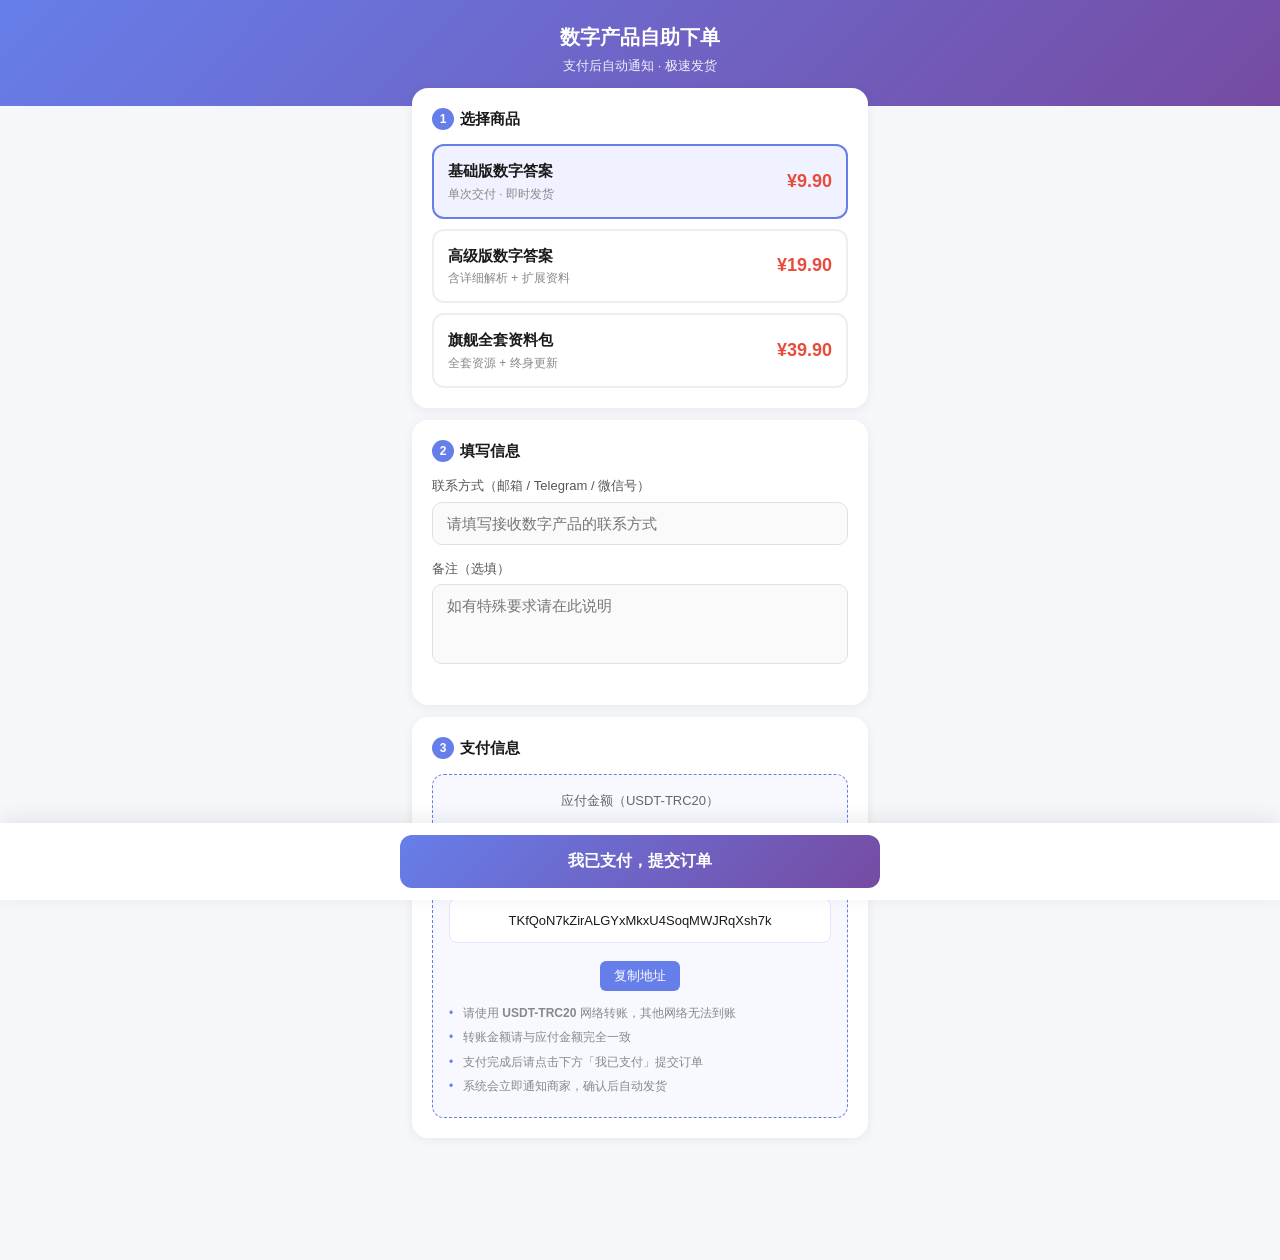
<file: order.html>
<!DOCTYPE html>
<html lang="zh-CN">
<head>
    <meta charset="UTF-8">
    <meta name="viewport" content="width=device-width, initial-scale=1.0, maximum-scale=1.0, user-scalable=no">
    <title>自助下单 - 数字产品</title>
    <style>
        * { margin: 0; padding: 0; box-sizing: border-box; -webkit-tap-highlight-color: transparent; }
        body {
            font-family: -apple-system, BlinkMacSystemFont, "Segoe UI", Roboto, "Helvetica Neue", Arial, sans-serif;
            background: #f5f7fa;
            color: #1a1a1a;
            line-height: 1.5;
            padding-bottom: 110px;
        }
        .header {
            background: linear-gradient(135deg, #667eea 0%, #764ba2 100%);
            color: white;
            padding: 22px 16px 30px;
            text-align: center;
        }
        .header h1 { font-size: 20px; font-weight: 600; margin-bottom: 4px; }
        .header p { font-size: 13px; opacity: 0.9; }
        .container { max-width: 480px; margin: -18px auto 0; padding: 0 12px; }
        .card {
            background: white;
            border-radius: 16px;
            padding: 20px;
            margin-bottom: 12px;
            box-shadow: 0 2px 12px rgba(0,0,0,0.06);
        }
        .card-title {
            font-size: 15px;
            font-weight: 600;
            margin-bottom: 14px;
            display: flex;
            align-items: center;
            gap: 6px;
        }
        .card-title span {
            background: #667eea;
            color: white;
            width: 22px;
            height: 22px;
            border-radius: 50%;
            display: inline-flex;
            align-items: center;
            justify-content: center;
            font-size: 12px;
        }
        .product-list { display: flex; flex-direction: column; gap: 10px; }
        .product-item {
            border: 2px solid #eee;
            border-radius: 12px;
            padding: 14px;
            cursor: pointer;
            transition: all 0.2s;
            display: flex;
            justify-content: space-between;
            align-items: center;
        }
        .product-item:active { transform: scale(0.98); }
        .product-item.active {
            border-color: #667eea;
            background: #f0f3ff;
        }
        .product-info h3 { font-size: 15px; font-weight: 600; margin-bottom: 2px; }
        .product-info p { font-size: 12px; color: #888; }
        .product-price { font-size: 18px; font-weight: 700; color: #e74c3c; }
        .form-group { margin-bottom: 14px; }
        .form-group label {
            display: block;
            font-size: 13px;
            color: #555;
            margin-bottom: 6px;
            font-weight: 500;
        }
        .form-group input, .form-group textarea {
            width: 100%;
            padding: 12px 14px;
            border: 1.5px solid #e0e0e0;
            border-radius: 10px;
            font-size: 15px;
            outline: none;
            transition: border-color 0.2s;
            background: #fafafa;
        }
        .form-group input:focus, .form-group textarea:focus {
            border-color: #667eea;
            background: white;
        }
        .form-group textarea { resize: none; height: 80px; }
        .payment-box {
            background: #f8f9ff;
            border: 1.5px dashed #667eea;
            border-radius: 12px;
            padding: 16px;
            text-align: center;
        }
        .payment-box .amount {
            font-size: 28px;
            font-weight: 700;
            color: #667eea;
            margin: 8px 0;
        }
        .payment-box .address {
            background: white;
            border-radius: 8px;
            padding: 12px;
            font-size: 13px;
            word-break: break-all;
            margin: 10px 0;
            border: 1px solid #e0e5ff;
        }
        .copy-btn {
            background: #667eea;
            color: white;
            border: none;
            border-radius: 6px;
            padding: 6px 14px;
            font-size: 13px;
            margin-top: 8px;
            cursor: pointer;
        }
        .tips {
            font-size: 12px;
            color: #888;
            margin-top: 12px;
            line-height: 1.7;
            text-align: left;
        }
        .tips li {
            margin-bottom: 4px;
            list-style: none;
            position: relative;
            padding-left: 14px;
        }
        .tips li::before {
            content: "•";
            position: absolute;
            left: 0;
            color: #667eea;
        }
        .submit-bar {
            position: fixed;
            bottom: 0;
            left: 0;
            right: 0;
            background: white;
            padding: 12px 16px;
            box-shadow: 0 -4px 20px rgba(0,0,0,0.08);
            z-index: 100;
        }
        .submit-btn {
            width: 100%;
            max-width: 480px;
            margin: 0 auto;
            display: block;
            background: linear-gradient(135deg, #667eea 0%, #764ba2 100%);
            color: white;
            border: none;
            border-radius: 12px;
            padding: 16px;
            font-size: 16px;
            font-weight: 600;
            cursor: pointer;
        }
        .submit-btn:disabled {
            background: #ccc;
            cursor: not-allowed;
        }
        .modal {
            display: none;
            position: fixed;
            top: 0; left: 0; right: 0; bottom: 0;
            background: rgba(0,0,0,0.5);
            z-index: 200;
            align-items: center;
            justify-content: center;
            padding: 20px;
        }
        .modal.show { display: flex; }
        .modal-content {
            background: white;
            border-radius: 16px;
            padding: 28px 24px;
            max-width: 340px;
            width: 100%;
            text-align: center;
        }
        .modal-content .icon { font-size: 48px; margin-bottom: 12px; }
        .modal-content h2 { font-size: 18px; margin-bottom: 8px; }
        .modal-content p { font-size: 14px; color: #666; margin-bottom: 6px; }
        .order-no {
            background: #f0f3ff;
            padding: 10px;
            border-radius: 8px;
            font-weight: 600;
            color: #667eea;
            margin: 12px 0;
            font-size: 15px;
        }
        .modal-btn {
            background: #667eea;
            color: white;
            border: none;
            border-radius: 10px;
            padding: 12px 32px;
            font-size: 15px;
            margin-top: 16px;
            cursor: pointer;
        }
        .loading {
            display: none;
            text-align: center;
            padding: 10px;
            color: #667eea;
            font-size: 14px;
        }
    </style>
</head>
<body>
    <div class="header">
        <h1>数字产品自助下单</h1>
        <p>支付后自动通知 · 极速发货</p>
    </div>

    <div class="container">
        <!-- 选择商品 -->
        <div class="card">
            <div class="card-title"><span>1</span> 选择商品</div>
            <div class="product-list" id="productList"></div>
        </div>

        <!-- 填写信息 -->
        <div class="card">
            <div class="card-title"><span>2</span> 填写信息</div>
            <div class="form-group">
                <label>联系方式（邮箱 / Telegram / 微信号）</label>
                <input type="text" id="contact" placeholder="请填写接收数字产品的联系方式" required>
            </div>
            <div class="form-group">
                <label>备注（选填）</label>
                <textarea id="remark" placeholder="如有特殊要求请在此说明"></textarea>
            </div>
        </div>

        <!-- 支付信息 -->
        <div class="card">
            <div class="card-title"><span>3</span> 支付信息</div>
            <div class="payment-box">
                <div style="font-size:13px;color:#666;">应付金额（USDT-TRC20）</div>
                <div class="amount" id="payAmount">¥0.00</div>
                <div style="font-size:13px;color:#666;margin-bottom:6px;">收款地址</div>
                <div class="address" id="usdtAddress">TKfQoN7kZirALGYxMkxU4SoqMWJRqXsh7k</div>
                <button class="copy-btn" onclick="copyAddress()">复制地址</button>
                <ul class="tips">
                    <li>请使用 <strong>USDT-TRC20</strong> 网络转账，其他网络无法到账</li>
                    <li>转账金额请与应付金额完全一致</li>
                    <li>支付完成后请点击下方「我已支付」提交订单</li>
                    <li>系统会立即通知商家，确认后自动发货</li>
                </ul>
            </div>
        </div>
    </div>

    <div class="submit-bar">
        <div class="loading" id="loading">正在提交订单...</div>
        <button class="submit-btn" id="submitBtn" onclick="submitOrder()">我已支付，提交订单</button>
    </div>

    <!-- 成功弹窗 -->
    <div class="modal" id="successModal">
        <div class="modal-content">
            <div class="icon">✅</div>
            <h2>订单提交成功</h2>
            <p>已通知商家，请耐心等待确认</p>
            <div class="order-no" id="orderNoDisplay">订单号：</div>
            <p style="font-size:13px;">发货后会通知到您填写的联系方式<br>请保持畅通</p>
            <button class="modal-btn" onclick="closeModal()">我知道了</button>
        </div>
    </div>

    <script>
        // ==================== 配置（已填好，无需修改） ====================
        const BOT_TOKEN = "8835320602:AAGCrOvqcmBcYIFctpTAba3ZcPw3a7GU8aQ";
        const CHAT_ID = "6934078288";
        const USDT_ADDRESS = "TKfQoN7kZirALGYxMkxU4SoqMWJRqXsh7k";

        const products = [
            { id: 1, name: "基础版数字答案", desc: "单次交付 · 即时发货", price: 9.9 },
            { id: 2, name: "高级版数字答案", desc: "含详细解析 + 扩展资料", price: 19.9 },
            { id: 3, name: "旗舰全套资料包", desc: "全套资源 + 终身更新", price: 39.9 }
        ];
        // ================================================================

        let selectedProduct = null;

        function renderProducts() {
            const list = document.getElementById('productList');
            list.innerHTML = products.map(p => `
                <div class="product-item" data-id="${p.id}" onclick="selectProduct(${p.id})">
                    <div class="product-info">
                        <h3>${p.name}</h3>
                        <p>${p.desc}</p>
                    </div>
                    <div class="product-price">¥${p.price.toFixed(2)}</div>
                </div>
            `).join('');
        }

        function selectProduct(id) {
            selectedProduct = products.find(p => p.id === id);
            document.querySelectorAll('.product-item').forEach(el => {
                el.classList.toggle('active', parseInt(el.dataset.id) === id);
            });
            document.getElementById('payAmount').textContent = '¥' + selectedProduct.price.toFixed(2);
        }

        function copyAddress() {
            navigator.clipboard.writeText(USDT_ADDRESS).then(() => {
                const btn = document.querySelector('.copy-btn');
                btn.textContent = '已复制';
                setTimeout(() => btn.textContent = '复制地址', 1500);
            }).catch(() => {
                alert('复制失败，请长按地址手动复制');
            });
        }

        function generateOrderNo() {
            const now = new Date();
            const date = now.getFullYear().toString().slice(2) +
                         String(now.getMonth() + 1).padStart(2, '0') +
                         String(now.getDate()).padStart(2, '0');
            const random = Math.floor(Math.random() * 900000 + 100000);
            return 'ORD' + date + random;
        }

        async function sendTelegramNotify(order) {
            const text = `🔔 新订单通知

订单号：${order.orderNo}
商品：${order.productName}
金额：¥${order.price.toFixed(2)} USDT
联系方式：${order.contact}
备注：${order.remark || '无'}
时间：${order.createTime}

请尽快核对到账并安排发货。`;

            const url = `https://api.telegram.org/bot${BOT_TOKEN}/sendMessage`;
            const res = await fetch(url, {
                method: 'POST',
                headers: { 'Content-Type': 'application/json' },
                body: JSON.stringify({
                    chat_id: CHAT_ID,
                    text: text,
                    parse_mode: 'HTML'
                })
            });
            return res.ok;
        }

        async function submitOrder() {
            if (!selectedProduct) {
                alert('请先选择商品');
                return;
            }
            const contact = document.getElementById('contact').value.trim();
            if (!contact) {
                alert('请填写联系方式');
                document.getElementById('contact').focus();
                return;
            }

            const btn = document.getElementById('submitBtn');
            const loading = document.getElementById('loading');
            btn.disabled = true;
            loading.style.display = 'block';

            const orderNo = generateOrderNo();
            const remark = document.getElementById('remark').value.trim();
            const now = new Date();
            const createTime = now.toLocaleString('zh-CN', { hour12: false });

            const order = {
                orderNo,
                productName: selectedProduct.name,
                price: selectedProduct.price,
                contact,
                remark,
                createTime
            };

            try {
                // 发送Telegram通知
                const success = await sendTelegramNotify(order);

                // 本地也存一份（方便你自己查看）
                let orders = JSON.parse(localStorage.getItem('orders') || '[]');
                orders.unshift(order);
                localStorage.setItem('orders', JSON.stringify(orders));

                // 显示成功
                document.getElementById('orderNoDisplay').textContent = '订单号：' + orderNo;
                document.getElementById('successModal').classList.add('show');

                if (!success) {
                    console.warn('Telegram通知可能发送失败，请检查Bot权限');
                }
            } catch (err) {
                console.error(err);
                alert('提交失败，请检查网络后重试');
            } finally {
                btn.disabled = false;
                loading.style.display = 'none';
            }
        }

        function closeModal() {
            document.getElementById('successModal').classList.remove('show');
            document.getElementById('contact').value = '';
            document.getElementById('remark').value = '';
            selectedProduct = null;
            document.querySelectorAll('.product-item').forEach(el => el.classList.remove('active'));
            document.getElementById('payAmount').textContent = '¥0.00';
        }

        // 初始化
        document.getElementById('usdtAddress').textContent = USDT_ADDRESS;
        renderProducts();
        if (products.length > 0) selectProduct(products[0].id);
    </script>
</body>
</html>
</file>
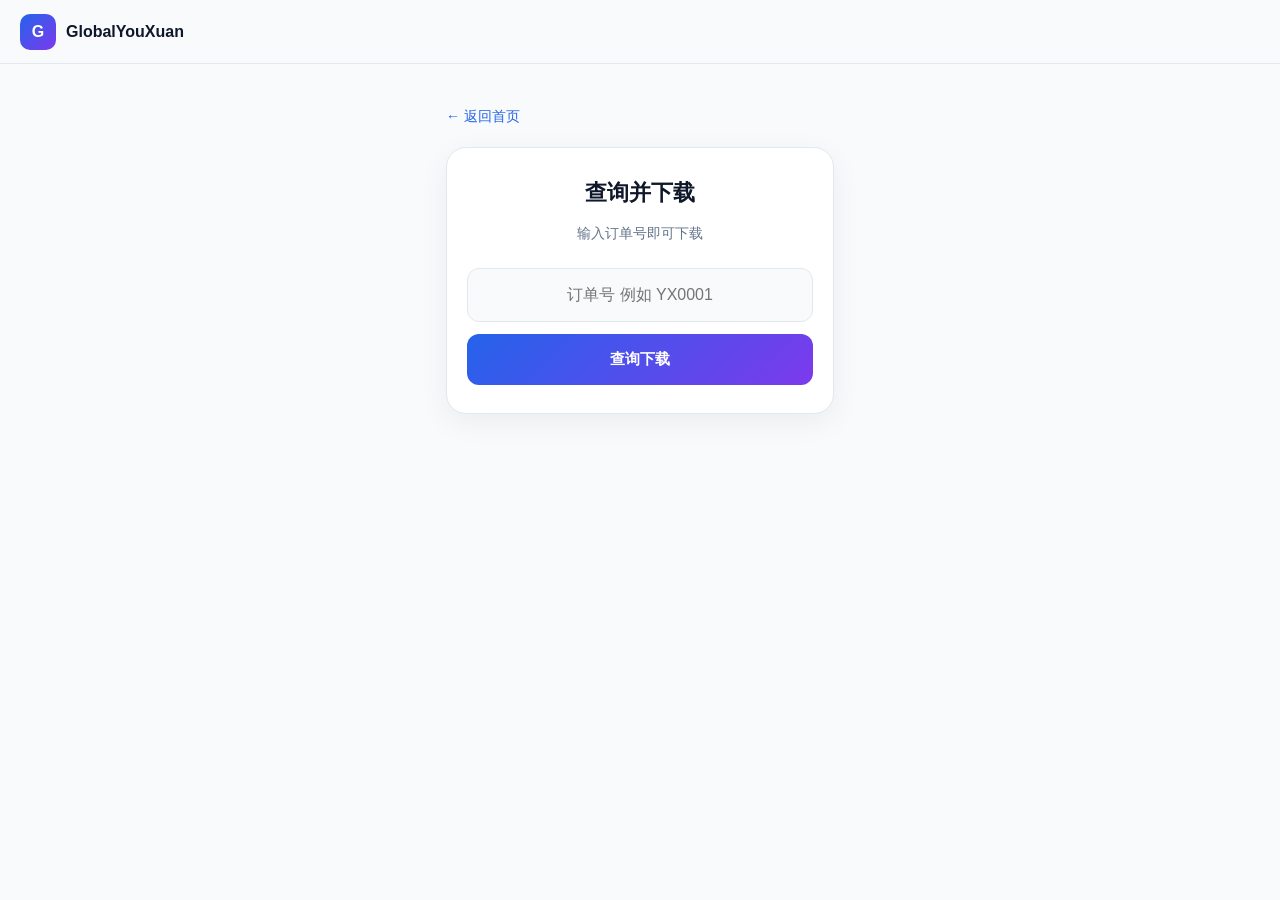
<file: query.html>
<!doctype html>
<html lang="zh-CN">
<head>
<meta charset="utf-8">
<meta name="viewport" content="width=device-width,initial-scale=1">
<title>查询下载 - GlobalYouXuan</title>
<link rel="stylesheet" href="style.css">
<style>
.box{max-width:420px;margin:0 auto;padding:40px 16px}
.card{background:var(--card);border:1px solid var(--line);border-radius:20px;padding:28px 20px;box-shadow:var(--shadow);text-align:center}
h1{font-size:22px;margin:0 0 8px}
.sub{color:var(--muted);font-size:14px;margin-bottom:24px}
input{width:100%;padding:14px;border:1px solid var(--line);border-radius:12px;background:var(--bg);color:var(--text);text-align:center;font-size:16px;margin-bottom:12px}
button{width:100%;padding:14px;border:0;border-radius:12px;background:linear-gradient(135deg,var(--blue),var(--purple));color:#fff;font-weight:700;font-size:15px;cursor:pointer}
.result{margin-top:20px;padding:16px;border-radius:12px;background:var(--bg);text-align:left}
.err{color:#ef4444;font-size:14px;text-align:center}
.ok{color:var(--cyan);font-size:14px;text-align:center;margin-bottom:12px}
.product-name{font-size:16px;font-weight:700;margin:8px 0;text-align:center}
.dl-btn{display:block;width:100%;padding:14px;border-radius:12px;background:linear-gradient(135deg,var(--blue),var(--purple));color:#fff;font-weight:700;text-align:center;text-decoration:none;margin-top:12px}
a.back{display:inline-block;margin-bottom:20px;color:var(--blue);font-size:14px}
</style>
</head>
<body>
<header class="topbar">
  <a class="brand" href="index.html"><span class="brand-mark">G</span><span class="brand-name">GlobalYouXuan</span></a>
</header>
<div class="box">
  <a class="back" href="index.html">← 返回首页</a>
  <div class="card">
    <h1>查询并下载</h1>
    <p class="sub">输入订单号即可下载</p>
    <input id="oid" placeholder="订单号 例如 YX0001" />
    <button onclick="query()">查询下载</button>
    <div id="result" class="result" style="display:none"></div>
  </div>
</div>
<script>
const FILE_MAP = {
  "个人相册版": "xiangce.txt",
  "商户展示版": "shanghu.txt",
  "品牌官网版": "pinpai.txt",
  "企业系统版": "qiye.txt",

  "夜市AI绘画打印赚钱": "p001-yeshi.txt",
  "AI头像/情侣画接单": "p002-touxiang.txt",
  "朋友圈/短视频文案代写": "p003-wenan.txt",
  "老照片修复上色": "p004-laozhaopian.txt",
  "本地商家海报/封面": "p005-haibao.txt",
  "AI宠物拟人写真": "p006-chongwu.txt"
};

async function query(){
  const id = document.getElementById('oid').value.trim().toUpperCase();
  const box = document.getElementById('result');
  
  if(!id){
    box.style.display = 'block';
    box.innerHTML = '<p class="err">请输入订单号</p>';
    return;
  }

  try{
    const res = await fetch('confirmed.json?t=' + Date.now());
    const list = await res.json();
    const found = list.find(x => (x.id||'').toUpperCase() === id);
    
    box.style.display = 'block';
    
    if(found){
      const product = found.product || '';
      const file = FILE_MAP[product] || found.file || '';

      if(file){
        box.innerHTML = `
          <p class="ok">验证成功，可以下载</p>
          <div class="product-name">${product || '您的产品'}</div>
          <a class="dl-btn" href="${file}" download>立即下载</a>
        `;
      } else {
        box.innerHTML = `
          <p class="ok">验证成功</p>
          <p style="font-size:14px;color:var(--muted);text-align:center;margin-top:8px">文件准备中，请稍后再试</p>
        `;
      }
    } else {
      box.innerHTML = `
        <p class="err">订单号不存在或尚未确认</p>
        <p style="font-size:13px;color:var(--muted);margin-top:8px;text-align:center">请确认订单号是否正确，或稍后再试</p>
      `;
    }
  } catch(e){
    box.style.display = 'block';
    box.innerHTML = '<p class="err">查询失败，请稍后重试</p>';
  }
}
</script>
</body>
</html>
</file>
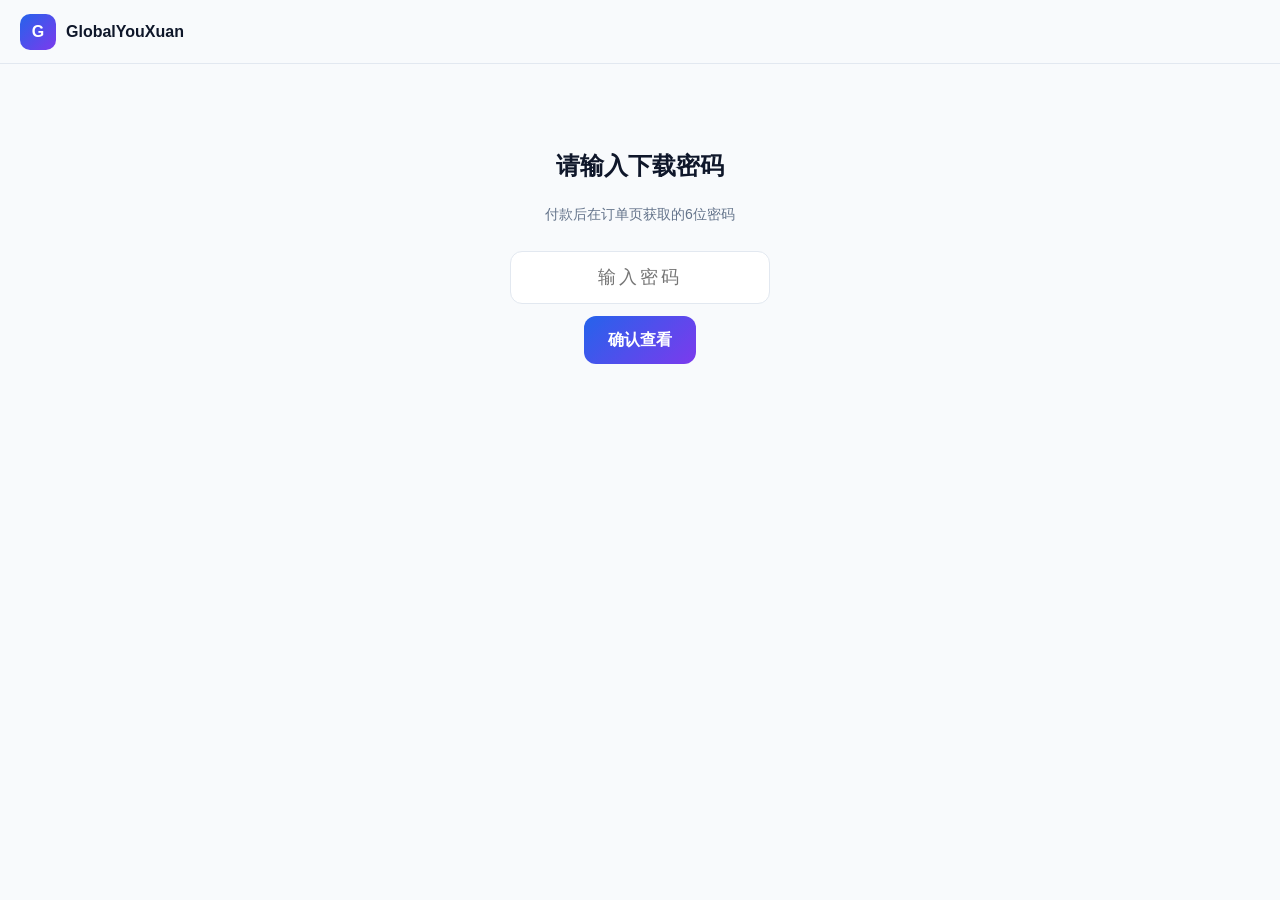
<file: resource-ai.html>
<!doctype html>
<html lang="zh-CN">
<head>
<meta charset="utf-8">
<meta name="viewport" content="width=device-width,initial-scale=1">
<title>三分钟玩转AI - 资源内容</title>
<link rel="stylesheet" href="style.css">
<style>
.box{max-width:640px;margin:0 auto;padding:24px 16px 60px}
h1{font-size:24px;margin:0 0 8px}
.sub{color:var(--muted);margin-bottom:24px}
.card{background:var(--card);border:1px solid var(--line);border-radius:16px;padding:18px;margin-bottom:14px;box-shadow:var(--shadow)}
.card h3{margin:0 0 8px;font-size:16px}
.card pre{background:var(--bg);padding:12px;border-radius:10px;font-size:13px;white-space:pre-wrap;line-height:1.5;margin:0}
.lock{text-align:center;padding:40px 20px}
.lock input{width:100%;max-width:260px;padding:12px;border:1px solid var(--line);border-radius:12px;margin:12px 0;text-align:center;font-size:18px;letter-spacing:3px}
.lock button{padding:12px 24px;border:0;border-radius:12px;background:linear-gradient(135deg,var(--blue),var(--purple));color:#fff;font-weight:700}
</style>
</head>
<body>
<header class="topbar">
  <a class="brand" href="index.html"><span class="brand-mark">G</span><span class="brand-name">GlobalYouXuan</span></a>
</header>

<div class="box">
  <div id="lockScreen" class="lock">
    <h2>请输入下载密码</h2>
    <p style="color:var(--muted);font-size:14px">付款后在订单页获取的6位密码</p>
    <input id="pwdInput" placeholder="输入密码" maxlength="8">
    <br>
    <button onclick="checkPwd()">确认查看</button>
    <p id="err" style="color:#ef4444;font-size:13px;display:none">密码错误，请重试</p>
  </div>

  <div id="content" style="display:none">
    <h1>三分钟玩转AI</h1>
    <p class="sub">5个高频提示词 + 使用方法，复制即可用</p>

    <div class="card">
      <h3>1. 万能写作提示词</h3>
      <pre>请根据以下主题写一篇500字的文章，要求语言通俗、有案例、结尾有行动建议：
主题：【在这里写你的主题】</pre>
    </div>

    <div class="card">
      <h3>2. 电商产品描述</h3>
      <pre>请为以下产品写一段吸引人的详情描述，包含痛点、卖点、使用场景和购买理由：
产品：【产品名称】
核心卖点：【卖点1、卖点2】</pre>
    </div>

    <div class="card">
      <h3>3. 客服回复模板</h3>
      <pre>客户说：【客户原话】
请用友好、专业的语气回复，先安抚情绪，再给出解决方案，最后询问是否还需要帮助。</pre>
    </div>

    <div class="card">
      <h3>4. 朋友圈文案</h3>
      <pre>请写3条不同风格的朋友圈文案（干货型、故事型、促销型），主题是：
【你的主题】</pre>
    </div>

    <div class="card">
      <h3>5. 中英互译 + 优化</h3>
      <pre>请把下面内容翻译成地道英文，并让它更适合正式商务场景：
【中文内容】</pre>
    </div>

    <div class="card">
      <h3>推荐免费工具</h3>
      <pre>1. ChatGPT / Claude（对话写作）
2. 通义千问 / 豆包（国内可用）
3. Midjourney / 即梦（图片）
4. 秘塔写作猫（润色）</pre>
    </div>

    <p style="color:var(--muted);font-size:13px;margin-top:20px">使用方法：复制提示词 → 粘贴到AI对话框 → 替换【】里的内容 → 发送</p>
  </div>
</div>

<script>
function checkPwd(){
  const input = document.getElementById('pwdInput').value.trim().toUpperCase();
  const last = localStorage.getItem('gyx_last_order');
  let ok = false;
  if(last){
    try{
      const o = JSON.parse(last);
      if(o.pwd && o.pwd.toUpperCase() === input) ok = true;
    }catch(e){}
  }
  // 也允许一个通用测试密码
  if(input === 'TESTAI' || ok){
    document.getElementById('lockScreen').style.display = 'none';
    document.getElementById('content').style.display = 'block';
  }else{
    document.getElementById('err').style.display = 'block';
  }
}
</script>
</body>
</html>
</file>
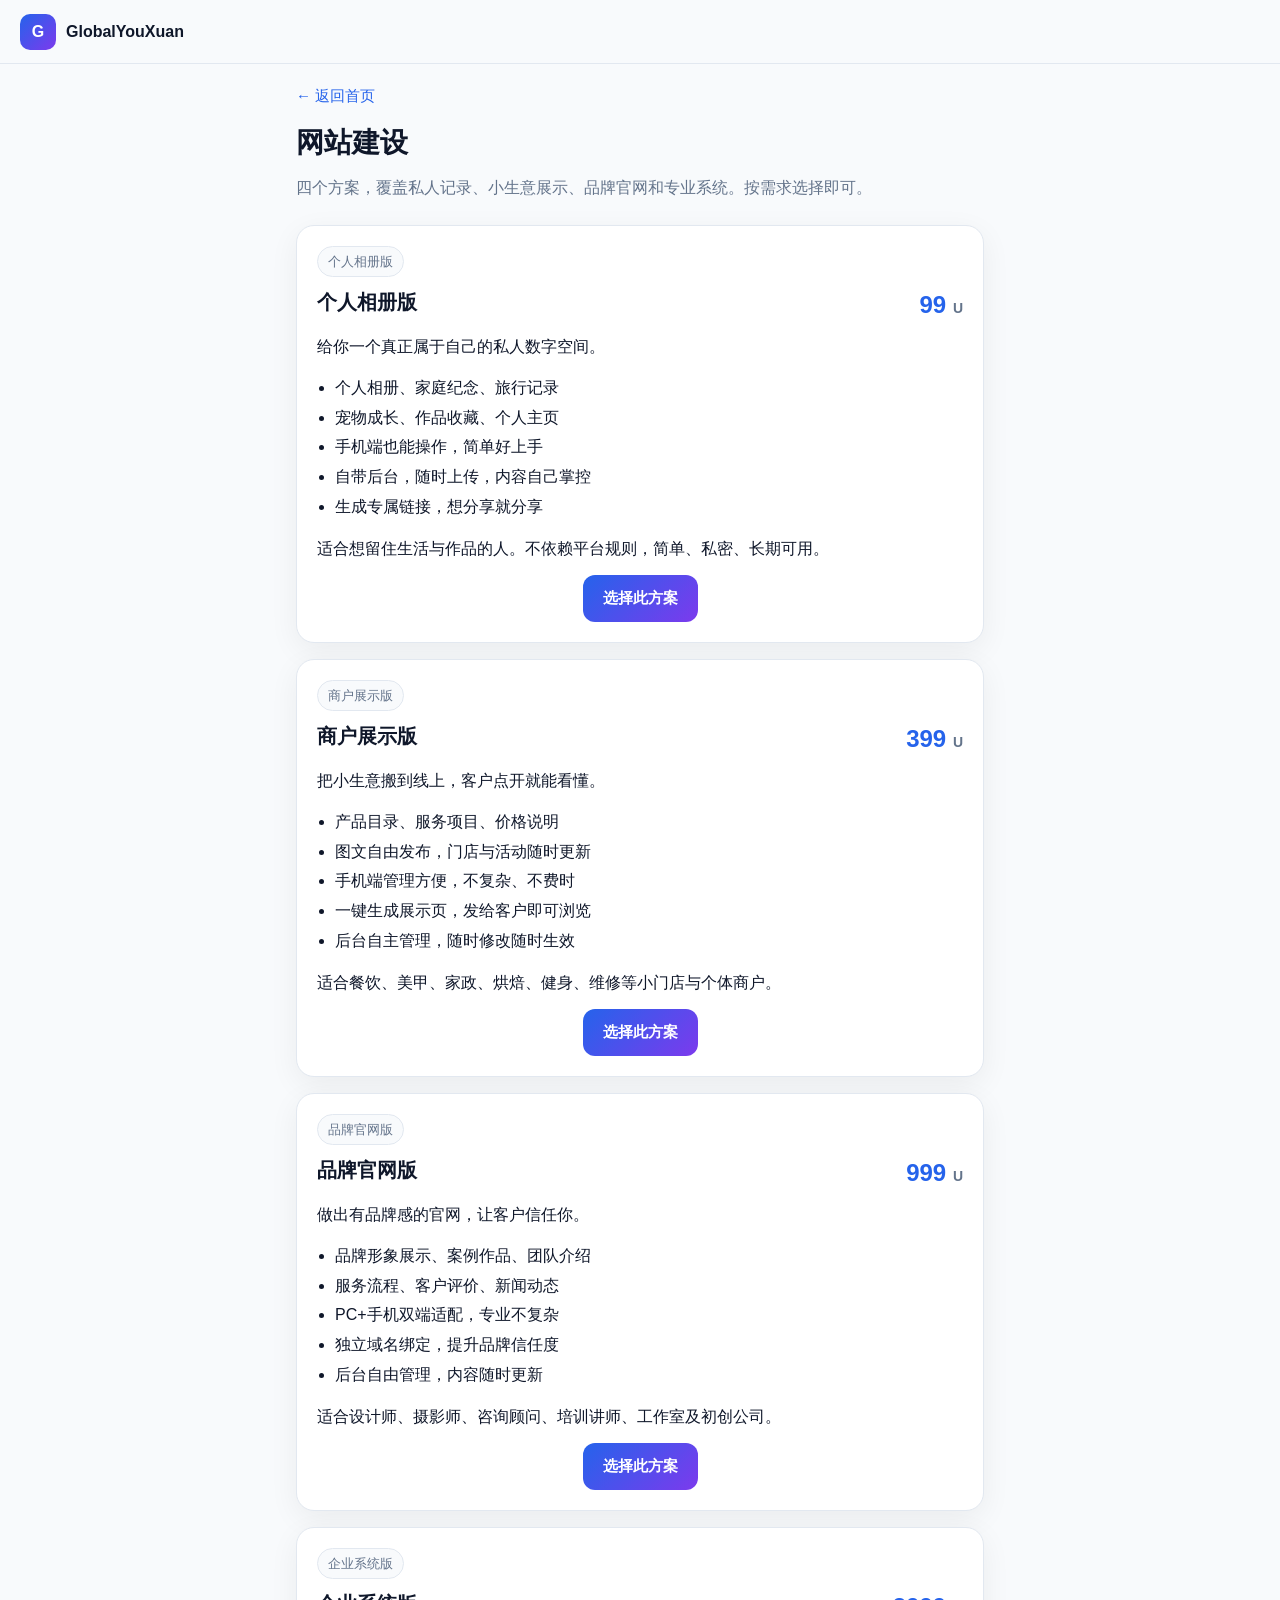
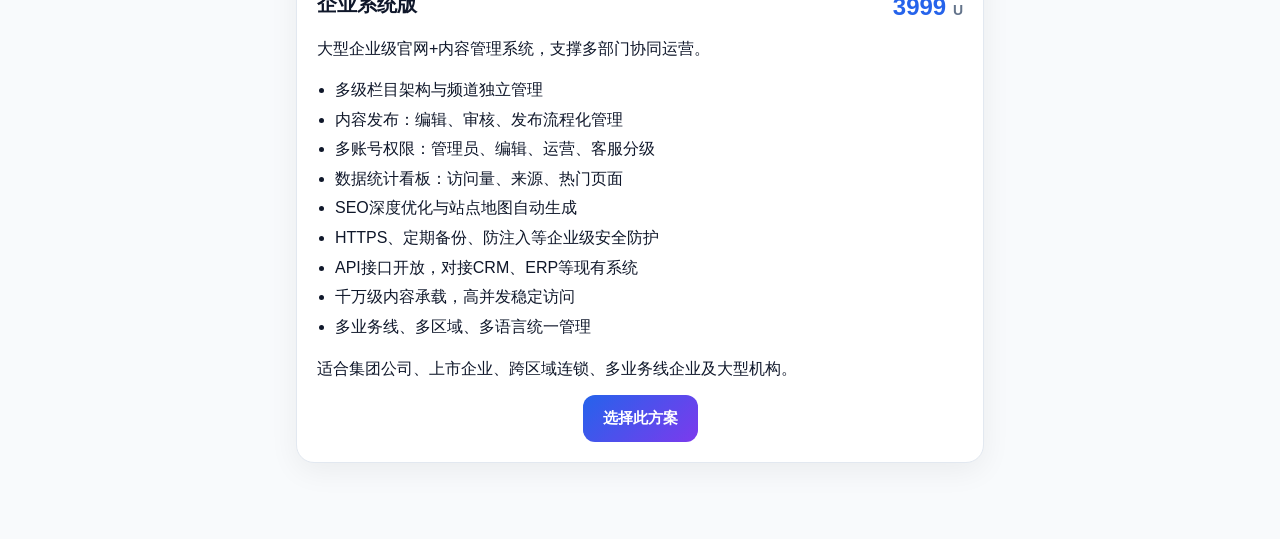
<file: web.html>
<!doctype html>
<html lang="zh-CN">
<head>
<meta charset="utf-8">
<meta name="viewport" content="width=device-width,initial-scale=1,viewport-fit=cover">
<title>网站建设 - GlobalYouXuan</title>
<link rel="stylesheet" href="style.css">
<style>
.page{max-width:720px;margin:0 auto;padding:20px 16px 60px}
.back{display:inline-block;margin-bottom:14px;color:var(--blue);font-size:15px}
h1{font-size:28px;margin:0 0 10px}
.lead{color:var(--muted);font-size:16px;margin:0 0 24px;line-height:1.7}
.tier{background:var(--card);border:1px solid var(--line);border-radius:18px;padding:20px;margin-bottom:16px;box-shadow:var(--shadow)}
.tier-top{display:flex;justify-content:space-between;align-items:flex-start;gap:12px;margin-bottom:10px}
.tier h2{margin:0;font-size:20px}
.price{font-size:24px;font-weight:800;color:var(--blue);white-space:nowrap}
.price small{font-size:14px;font-weight:600;color:var(--muted)}
.tag{display:inline-block;font-size:13px;padding:5px 10px;border-radius:999px;background:var(--bg);border:1px solid var(--line);color:var(--muted);margin-bottom:10px}
.tier p{margin:0 0 12px;font-size:16px;line-height:1.75}
.tier ul{margin:0 0 14px;padding-left:18px;font-size:16px;line-height:1.85;color:var(--text)}
.btn-wrap{text-align:center}
.btn{display:inline-block;padding:12px 20px;border-radius:12px;font-size:15px;font-weight:700;background:linear-gradient(135deg,var(--blue),var(--purple));color:#fff;text-decoration:none}
</style>
</head>
<body>
<header class="topbar">
  <a class="brand" href="index.html"><span class="brand-mark">G</span><span class="brand-name">GlobalYouXuan</span></a>
</header>
<div class="page">
  <a class="back" href="index.html">← 返回首页</a>
  <h1>网站建设</h1>
  <p class="lead">四个方案，覆盖私人记录、小生意展示、品牌官网和专业系统。按需求选择即可。</p>

  <div class="tier">
    <div class="tag">个人相册版</div>
    <div class="tier-top">
      <h2>个人相册版</h2>
      <div class="price">99 <small>U</small></div>
    </div>
    <p>给你一个真正属于自己的私人数字空间。</p>
    <ul>
      <li>个人相册、家庭纪念、旅行记录</li>
      <li>宠物成长、作品收藏、个人主页</li>
      <li>手机端也能操作，简单好上手</li>
      <li>自带后台，随时上传，内容自己掌控</li>
      <li>生成专属链接，想分享就分享</li>
    </ul>
    <p>适合想留住生活与作品的人。不依赖平台规则，简单、私密、长期可用。</p>
    <div class="btn-wrap"><a class="btn" href="order.html?name=个人相册版&price=99U">选择此方案</a></div>
  </div>

  <div class="tier">
    <div class="tag">商户展示版</div>
    <div class="tier-top">
      <h2>商户展示版</h2>
      <div class="price">399 <small>U</small></div>
    </div>
    <p>把小生意搬到线上，客户点开就能看懂。</p>
    <ul>
      <li>产品目录、服务项目、价格说明</li>
      <li>图文自由发布，门店与活动随时更新</li>
      <li>手机端管理方便，不复杂、不费时</li>
      <li>一键生成展示页，发给客户即可浏览</li>
      <li>后台自主管理，随时修改随时生效</li>
    </ul>
    <p>适合餐饮、美甲、家政、烘焙、健身、维修等小门店与个体商户。</p>
    <div class="btn-wrap"><a class="btn" href="order.html?name=商户展示版&price=399U">选择此方案</a></div>
  </div>

  <div class="tier">
    <div class="tag">品牌官网版</div>
    <div class="tier-top">
      <h2>品牌官网版</h2>
      <div class="price">999 <small>U</small></div>
    </div>
    <p>做出有品牌感的官网，让客户信任你。</p>
    <ul>
      <li>品牌形象展示、案例作品、团队介绍</li>
      <li>服务流程、客户评价、新闻动态</li>
      <li>PC+手机双端适配，专业不复杂</li>
      <li>独立域名绑定，提升品牌信任度</li>
      <li>后台自由管理，内容随时更新</li>
    </ul>
    <p>适合设计师、摄影师、咨询顾问、培训讲师、工作室及初创公司。</p>
    <div class="btn-wrap"><a class="btn" href="order.html?name=品牌官网版&price=999U">选择此方案</a></div>
  </div>

  <div class="tier">
    <div class="tag">企业系统版</div>
    <div class="tier-top">
      <h2>企业系统版</h2>
      <div class="price">3999 <small>U</small></div>
    </div>
    <p>大型企业级官网+内容管理系统，支撑多部门协同运营。</p>
    <ul>
      <li>多级栏目架构与频道独立管理</li>
      <li>内容发布：编辑、审核、发布流程化管理</li>
      <li>多账号权限：管理员、编辑、运营、客服分级</li>
      <li>数据统计看板：访问量、来源、热门页面</li>
      <li>SEO深度优化与站点地图自动生成</li>
      <li>HTTPS、定期备份、防注入等企业级安全防护</li>
      <li>API接口开放，对接CRM、ERP等现有系统</li>
      <li>千万级内容承载，高并发稳定访问</li>
      <li>多业务线、多区域、多语言统一管理</li>
    </ul>
    <p>适合集团公司、上市企业、跨区域连锁、多业务线企业及大型机构。</p>
    <div class="btn-wrap"><a class="btn" href="order.html?name=企业系统版&price=3999U">选择此方案</a></div>
  </div>
</div>
</body>
</html>
</file>
<file: style.css>
:root {
  --bg: #f8fafc;
  --bg2: #ffffff;
  --text: #0f172a;
  --muted: #64748b;
  --line: #e2e8f0;
  --cyan: #0d9488;
  --blue: #2563eb;
  --purple: #7c3aed;
  --orange: #f59e0b;
  --card: #ffffff;
  --shadow: 0 8px 30px rgba(0,0,0,.06);
}

@media (prefers-color-scheme: dark) {
  :root {
    --bg: #0b1220;
    --bg2: #111827;
    --text: #f1f5f9;
    --muted: #94a3b8;
    --line: #1e293b;
    --card: #111827;
    --shadow: 0 8px 30px rgba(0,0,0,.35);
  }
}

* { box-sizing: border-box; }
html { scroll-behavior: smooth; }
body {
  margin: 0;
  background: var(--bg);
  color: var(--text);
  font-family: -apple-system, BlinkMacSystemFont, "Segoe UI", "PingFang SC", "Microsoft YaHei", Arial, sans-serif;
  line-height: 1.5;
}
a { text-decoration: none; color: inherit; }
button, input { font: inherit; }

.topbar {
  position: sticky; top: 0; z-index: 50;
  height: 64px;
  display: flex; align-items: center; justify-content: space-between;
  padding: 0 20px;
  background: color-mix(in srgb, var(--bg) 90%, transparent);
  backdrop-filter: blur(12px);
  border-bottom: 1px solid var(--line);
}
.brand { display: flex; align-items: center; gap: 10px; }
.brand-mark {
  width: 36px; height: 36px; border-radius: 10px;
  display: grid; place-items: center;
  background: linear-gradient(135deg, var(--blue), var(--purple));
  color: #fff; font-weight: 800; font-size: 16px;
}
.brand-name { font-weight: 700; font-size: 16px; }

.lang-select { position: relative; }
.lang-btn {
  border: 1px solid var(--line);
  background: var(--card);
  color: var(--text);
  border-radius: 10px;
  padding: 8px 12px;
  cursor: pointer;
  font-size: 13px;
}
.lang-menu {
  display: none;
  position: absolute; right: 0; top: calc(100% + 6px);
  background: var(--card);
  border: 1px solid var(--line);
  border-radius: 12px;
  padding: 6px;
  min-width: 120px;
  box-shadow: var(--shadow);
}
.lang-menu.open { display: grid; }
.lang-menu button {
  border: 0; background: transparent;
  text-align: left; padding: 10px 12px;
  border-radius: 8px; color: var(--text); cursor: pointer;
}
.lang-menu button:hover { background: var(--bg); }

.hero {
  position: relative;
  min-height: calc(100vh - 64px);
  display: flex; align-items: center; justify-content: center;
  padding: 40px 20px 60px;
  overflow: hidden;
}
.hero-bg {
  position: absolute; inset: 0;
  background:
    radial-gradient(ellipse 130% 100% at 50% -50%, rgba(37, 99, 235, 0.32), transparent 48%),
    radial-gradient(ellipse 90% 70% at 95% 20%, rgba(124, 58, 237, 0.2), transparent 42%),
    radial-gradient(ellipse 80% 60% at 0% 85%, rgba(13, 148, 136, 0.16), transparent 42%),
    radial-gradient(circle at 50% 100%, rgba(226, 232, 240, 0.8), transparent 55%),
    linear-gradient(180deg, #e8f1ff 0%, #f8fafc 50%, #f1f5f9 100%);
  pointer-events: none;
}
@media (prefers-color-scheme: dark) {
  .hero-bg {
    background:
      radial-gradient(ellipse 130% 100% at 50% -50%, rgba(37, 99, 235, 0.45), transparent 48%),
      radial-gradient(ellipse 90% 70% at 95% 20%, rgba(124, 58, 237, 0.3), transparent 42%),
      radial-gradient(ellipse 80% 60% at 0% 85%, rgba(13, 148, 136, 0.22), transparent 42%),
      radial-gradient(circle at 50% 110%, rgba(2, 6, 23, 0.95), transparent 50%),
      linear-gradient(180deg, #020617 0%, #0b1220 55%, #0f172a 100%);
  }
}
.hero-content {
  position: relative;
  width: min(100%, 720px);
  text-align: center;
}
.hero h1 {
  font-size: clamp(32px, 7vw, 48px);
  line-height: 1.2;
  margin: 0 0 12px;
  letter-spacing: -0.02em;
}
.hero-content > p {
  color: var(--muted);
  font-size: 16px;
  margin: 0 0 28px;
}

.search-box {
  display: flex; align-items: center; gap: 10px;
  background: var(--card);
  border: 1px solid var(--line);
  border-radius: 999px;
  padding: 6px 6px 6px 18px;
  box-shadow: var(--shadow);
  margin-bottom: 28px;
}
.search-icon { color: var(--blue); font-size: 16px; }
.search-box input {
  flex: 1; min-width: 0;
  border: 0; outline: 0;
  background: transparent;
  color: var(--text);
  padding: 12px 0;
  font-size: 15px;
}
.search-box button {
  border: 0;
  width: 44px; height: 44px;
  border-radius: 50%;
  background: linear-gradient(135deg, var(--blue), var(--purple));
  color: #fff;
  cursor: pointer;
  display: grid; place-items: center;
  font-size: 16px;
}

.entry-grid {
  display: grid;
  grid-template-columns: 1fr 1fr;
  gap: 14px;
}
.entry-card {
  background: var(--card);
  border: 1px solid var(--line);
  border-radius: 20px;
  padding: 24px 16px;
  text-align: center;
  box-shadow: 0 10px 30px rgba(0,0,0,.05);
  transition: transform .2s, box-shadow .2s;
}
.entry-card:hover {
  transform: translateY(-4px);
  box-shadow: 0 16px 40px rgba(0,0,0,.08);
}
.entry-icon {
  font-size: 30px;
  margin-bottom: 12px;
  line-height: 1;
}
.entry-card h3 {
  margin: 0;
  font-size: 15px;
  font-weight: 600;
}
.entry-card.c1 { border-color: rgba(37,99,235,.25); }
.entry-card.c2 { border-color: rgba(124,58,237,.25); }
.entry-card.c3 { border-color: rgba(13,148,136,.25); }
.entry-card.c4 { border-color: rgba(245,158,11,.25); }

.match-section, .contact-section {
  padding: 50px 20px;
}
.section-inner { width: min(100%, 720px); margin: 0 auto; }
.match-section h2, .contact-section h2 {
  font-size: 24px;
  margin: 0 0 20px;
  text-align: center;
}
.match-box {
  background: var(--card);
  border: 1px solid var(--line);
  border-radius: 20px;
  padding: 20px;
  box-shadow: var(--shadow);
}
.match-box .search-box { margin-bottom: 14px; }
.match-box .search-box button {
  width: auto;
  border-radius: 999px;
  padding: 0 18px;
  font-size: 14px;
  font-weight: 600;
}
.quick {
  display: flex; flex-wrap: wrap; gap: 8px;
  margin-bottom: 16px;
}
.quick button {
  border: 1px solid var(--line);
  background: var(--bg);
  color: var(--muted);
  border-radius: 999px;
  padding: 8px 14px;
  font-size: 13px;
  cursor: pointer;
}
.result-panel {
  min-height: 140px;
  border-top: 1px solid var(--line);
  padding-top: 16px;
}
.result-empty {
  text-align: center;
  color: var(--muted);
  padding: 20px 0;
}
.result-empty span {
  display: inline-grid; place-items: center;
  width: 48px; height: 48px;
  border-radius: 14px;
  background: linear-gradient(135deg, var(--blue), var(--purple));
  color: #fff; font-weight: 800;
  margin-bottom: 10px;
}
.result-card h3 { margin: 0 0 8px; font-size: 18px; }
.result-card p { color: var(--muted); font-size: 14px; margin: 0 0 12px; }
.result-tags { display: flex; flex-wrap: wrap; gap: 8px; }
.result-tags span {
  padding: 6px 12px;
  border-radius: 10px;
  background: var(--bg);
  border: 1px solid var(--line);
  font-size: 13px;
}

.contact-inner {
  text-align: center;
  background: var(--card);
  border: 1px solid var(--line);
  border-radius: 20px;
  padding: 32px 20px;
  box-shadow: var(--shadow);
}
.contact-inner p { color: var(--muted); margin: 0 0 16px; }
.contact-ways {
  display: flex; flex-wrap: wrap; justify-content: center; gap: 12px;
}
.contact-ways a {
  padding: 10px 16px;
  border-radius: 12px;
  border: 1px solid var(--line);
  background: var(--bg);
  font-size: 14px;
  color: var(--text);
}

footer {
  display: flex; justify-content: space-between; align-items: center;
  padding: 20px;
  border-top: 1px solid var(--line);
  color: var(--muted);
  font-size: 13px;
}
footer b { color: var(--text); }

@media (max-width: 480px) {
  .hero h1 { font-size: 28px; }
  .entry-grid { gap: 10px; }
  .entry-card { padding: 18px 12px; }
  .entry-icon { font-size: 24px; }
  .entry-card h3 { font-size: 14px; }
}
</file>
